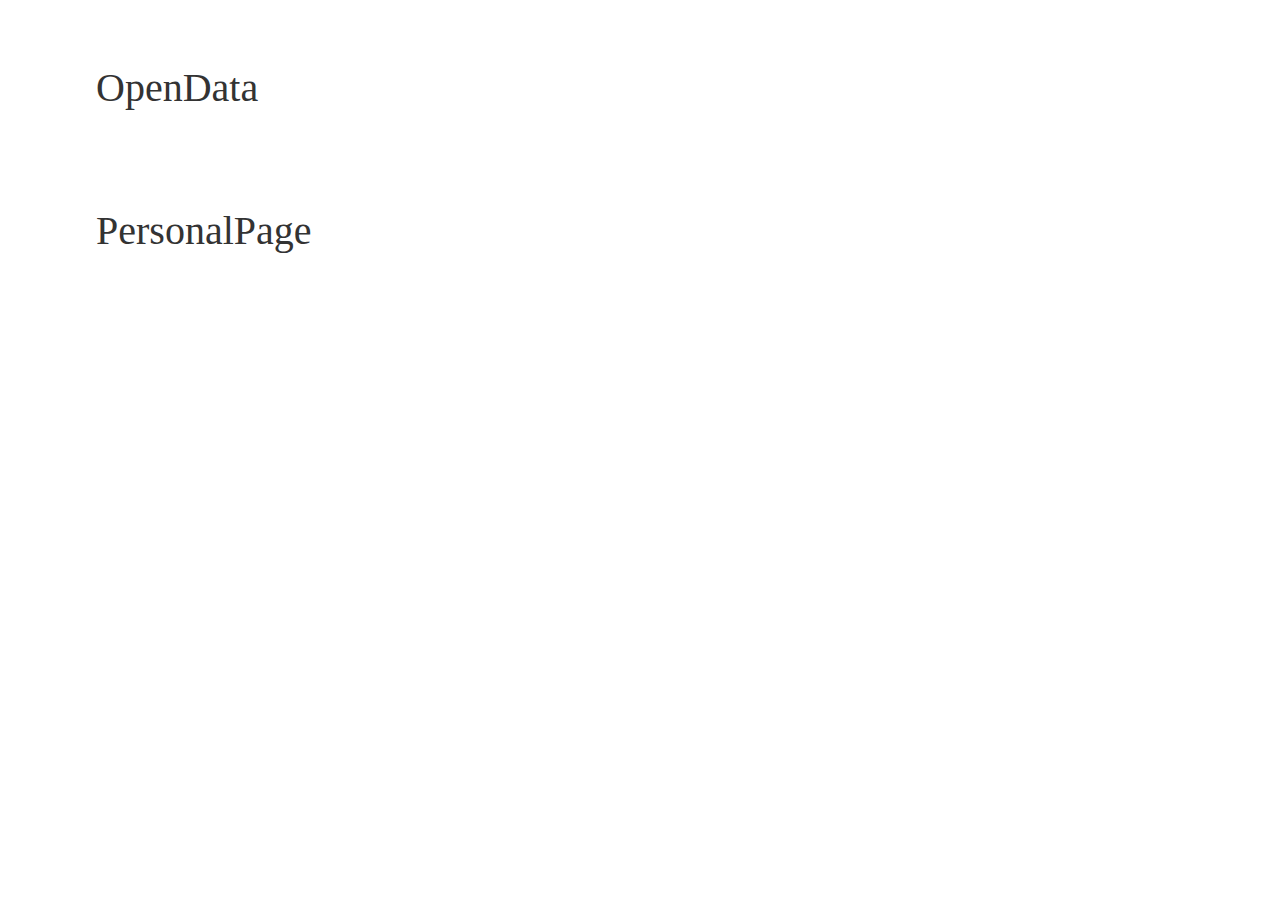
<file: index.html>
<!DOCTYPE html>
<html lang="en">
<head>
    <meta charset="UTF-8">
    <meta http-equiv="X-UA-Compatible" content="IE=edge">
    <meta name="viewport" content="width=device-width, initial-scale=1.0">
    <title>Document</title>
</head>
<body>
    <ul>
        <li>
            <a href="./opendata/test.html">OpenData</a>
        </li>

        <li>
            <a href="./personalpage/fossil/home.html">PersonalPage</a>
        </li>
    </ul>
</body>
<style>
    ul li{
        font-size: 40px;
        padding: 3rem;
        list-style: none;
    }
    ul li a{
        text-decoration: none;
        color: #333333;
    }
    ul li a:hover{
        color: rgb(204, 44, 44);
    }
</style>
</html>
</file>
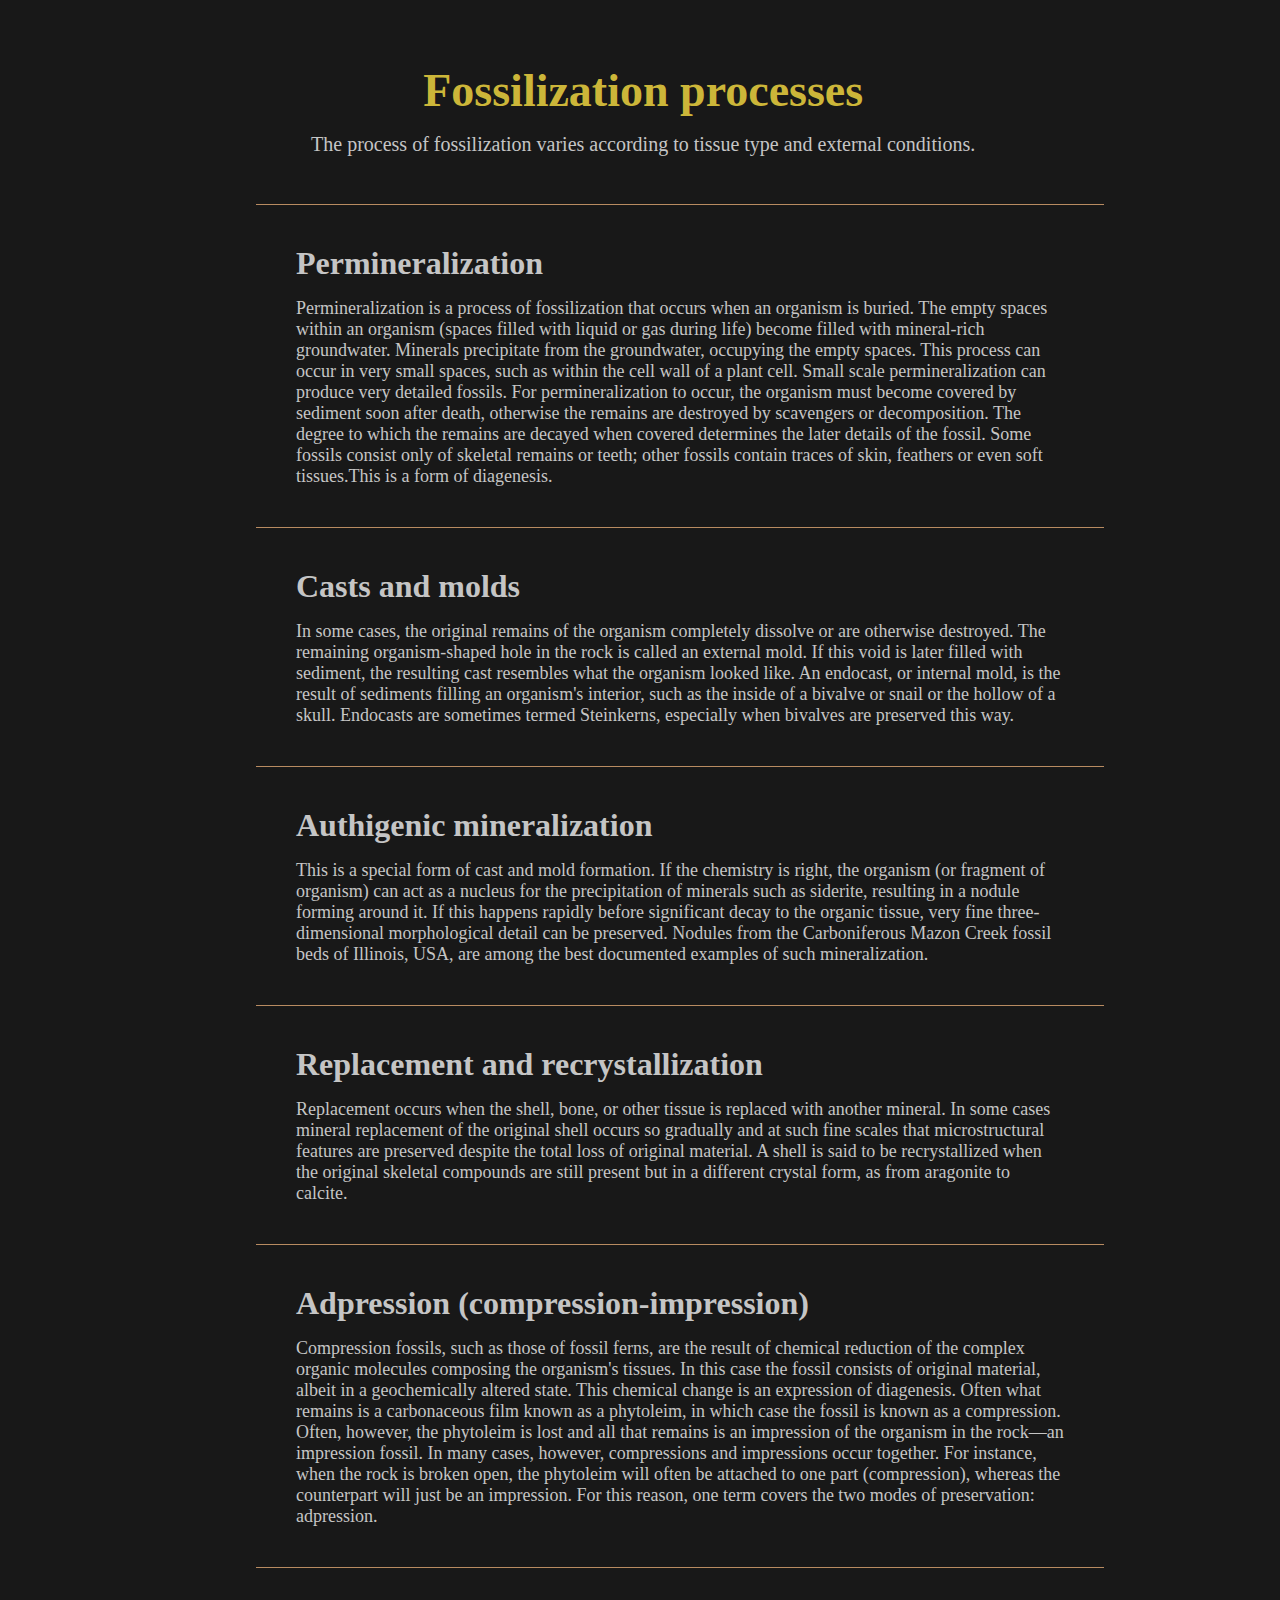
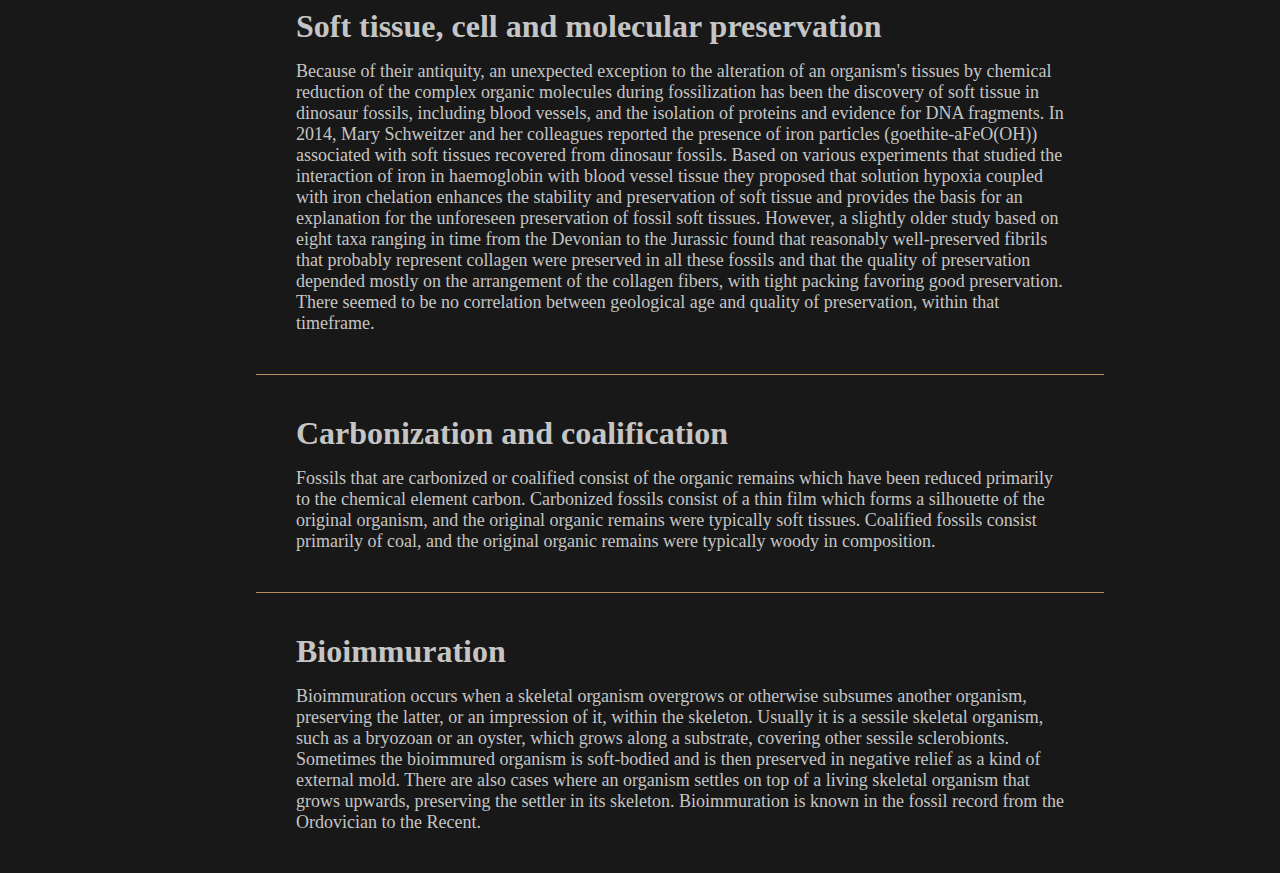
<file: personalpage/fossil/foss.html>
<!DOCTYPE html>
<html lang="en">
<head>
    <meta charset="UTF-8">
    <meta http-equiv="X-UA-Compatible" content="IE=edge">
    <meta name="viewport" content="width=device-width, initial-scale=1.0">
    <title>Document</title>
    <link rel="stylesheet" href="./css/intro.css">
    <link rel="stylesheet" href="https://pro.fontawesome.com/releases/v5.10.0/css/all.css" integrity="sha384-AYmEC3Yw5cVb3ZcuHtOA93w35dYTsvhLPVnYs9eStHfGJvOvKxVfELGroGkvsg+p" crossorigin="anonymous"/>
</head>
<body>
    <!-- return -->
    <div class="return">
        <a href="./home.html"><i class="fas fa-home-lg-alt"></i></a>
    </div>

    <!-- Title -->
    <div class="title">
        <h1>Fossilization processes</h1>
        <p>
        The process of fossilization varies according to tissue type and external conditions.
        </p>
    </div>

    <!-- content -->
    <div class="card">
        <h1>Permineralization</h1>
        <p>
        Permineralization is a process of fossilization that occurs when an organism is buried. The empty spaces within an organism (spaces filled with liquid or gas during life) become filled with mineral-rich groundwater. Minerals precipitate from the groundwater, occupying the empty spaces. This process can occur in very small spaces, such as within the cell wall of a plant cell. Small scale permineralization can produce very detailed fossils. For permineralization to occur, the organism must become covered by sediment soon after death, otherwise the remains are destroyed by scavengers or decomposition. The degree to which the remains are decayed when covered determines the later details of the fossil. Some fossils consist only of skeletal remains or teeth; other fossils contain traces of skin, feathers or even soft tissues.This is a form of diagenesis.
        </p>
    </div>
    <div class="card">
        <h1>Casts and molds</h1>
        <p>
            In some cases, the original remains of the organism completely dissolve or are otherwise destroyed. The remaining organism-shaped hole in the rock is called an external mold. If this void is later filled with sediment, the resulting cast resembles what the organism looked like. An endocast, or internal mold, is the result of sediments filling an organism's interior, such as the inside of a bivalve or snail or the hollow of a skull. Endocasts are sometimes termed Steinkerns, especially when bivalves are preserved this way.
        </p>
    </div>
    <div class="card">
        <h1>Authigenic mineralization</h1>
        <p>
            This is a special form of cast and mold formation. If the chemistry is right, the organism (or fragment of organism) can act as a nucleus for the precipitation of minerals such as siderite, resulting in a nodule forming around it. If this happens rapidly before significant decay to the organic tissue, very fine three-dimensional morphological detail can be preserved. Nodules from the Carboniferous Mazon Creek fossil beds of Illinois, USA, are among the best documented examples of such mineralization.
        </p>
    </div>
    <div class="card">
        <h1>Replacement and recrystallization</h1>
        <p>
            Replacement occurs when the shell, bone, or other tissue is replaced with another mineral. In some cases mineral replacement of the original shell occurs so gradually and at such fine scales that microstructural features are preserved despite the total loss of original material. A shell is said to be recrystallized when the original skeletal compounds are still present but in a different crystal form, as from aragonite to calcite.
        </p>
    </div>
    <div class="card">
        <h1>Adpression (compression-impression)</h1>
        <p>
            Compression fossils, such as those of fossil ferns, are the result of chemical reduction of the complex organic molecules composing the organism's tissues. In this case the fossil consists of original material, albeit in a geochemically altered state. This chemical change is an expression of diagenesis. Often what remains is a carbonaceous film known as a phytoleim, in which case the fossil is known as a compression. Often, however, the phytoleim is lost and all that remains is an impression of the organism in the rock—an impression fossil. In many cases, however, compressions and impressions occur together. For instance, when the rock is broken open, the phytoleim will often be attached to one part (compression), whereas the counterpart will just be an impression. For this reason, one term covers the two modes of preservation: adpression.
        </p>
    </div>
    <div class="card">
        <h1>Soft tissue, cell and molecular preservation</h1>
        <p>
            Because of their antiquity, an unexpected exception to the alteration of an organism's tissues by chemical reduction of the complex organic molecules during fossilization has been the discovery of soft tissue in dinosaur fossils, including blood vessels, and the isolation of proteins and evidence for DNA fragments. In 2014, Mary Schweitzer and her colleagues reported the presence of iron particles (goethite-aFeO(OH)) associated with soft tissues recovered from dinosaur fossils. Based on various experiments that studied the interaction of iron in haemoglobin with blood vessel tissue they proposed that solution hypoxia coupled with iron chelation enhances the stability and preservation of soft tissue and provides the basis for an explanation for the unforeseen preservation of fossil soft tissues. However, a slightly older study based on eight taxa ranging in time from the Devonian to the Jurassic found that reasonably well-preserved fibrils that probably represent collagen were preserved in all these fossils and that the quality of preservation depended mostly on the arrangement of the collagen fibers, with tight packing favoring good preservation. There seemed to be no correlation between geological age and quality of preservation, within that timeframe.
        </p>
    </div>
    <div class="card">
        <h1>Carbonization and coalification</h1>
        <p>
            Fossils that are carbonized or coalified consist of the organic remains which have been reduced primarily to the chemical element carbon. Carbonized fossils consist of a thin film which forms a silhouette of the original organism, and the original organic remains were typically soft tissues. Coalified fossils consist primarily of coal, and the original organic remains were typically woody in composition.
        </p>
    </div>
    <div class="card">
        <h1>Bioimmuration</h1>
        <p>
            Bioimmuration occurs when a skeletal organism overgrows or otherwise subsumes another organism, preserving the latter, or an impression of it, within the skeleton. Usually it is a sessile skeletal organism, such as a bryozoan or an oyster, which grows along a substrate, covering other sessile sclerobionts. Sometimes the bioimmured organism is soft-bodied and is then preserved in negative relief as a kind of external mold. There are also cases where an organism settles on top of a living skeletal organism that grows upwards, preserving the settler in its skeleton. Bioimmuration is known in the fossil record from the Ordovician to the Recent.
        </p>
    </div>
</body>
</html>
</file>
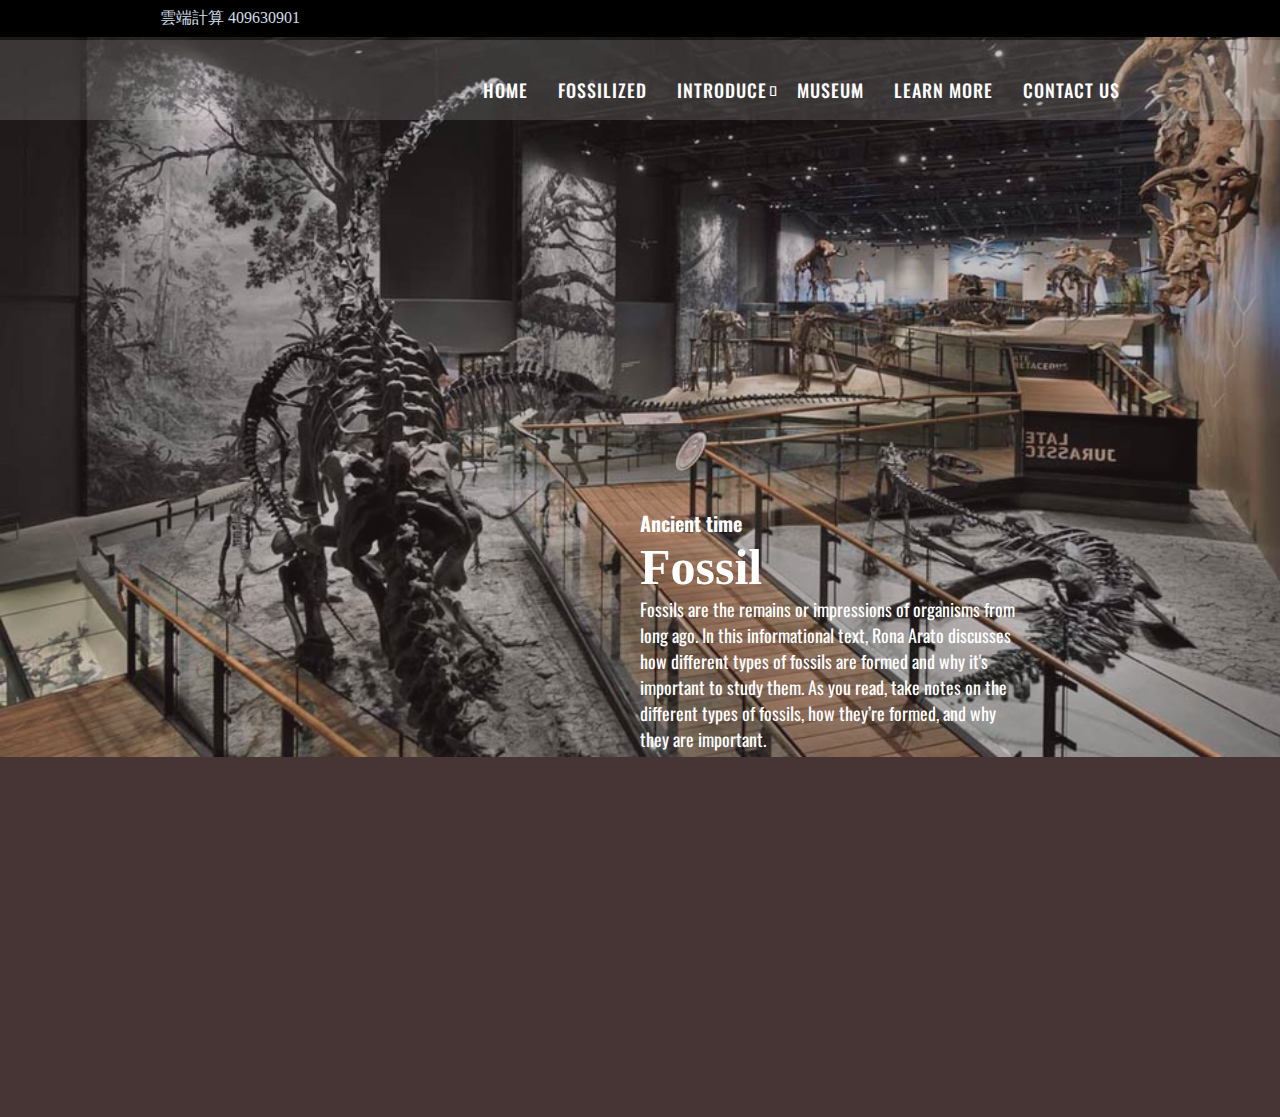
<file: personalpage/fossil/home.html>
<!DOCTYPE html>
<html lang="en">
<head>
    <meta charset="UTF-8">
    <meta http-equiv="X-UA-Compatible" content="IE=edge">
    <meta name="viewport" content="width=device-width, initial-scale=1.0">
    <title>Document</title>
    <link rel="stylesheet" href="./css/home.css">
    <link rel="preconnect" href="https://fonts.googleapis.com">
<link rel="preconnect" href="https://fonts.gstatic.com" crossorigin>
<link href="https://fonts.googleapis.com/css2?family=Oswald&display=swap" rel="stylesheet">
</head>
<body>
    <!-- sign -->
    <div class="sign">
        <div class="row">
            <div class="text">
                <p> 雲端計算 409630901</p>
            </div>
        </div>
    </div>

    <!-- menu -->
    <header class="header-area header-sticky">
        <div class="container">
            <div class="row">
                <div class="col-12">
                    <nav class="main-nav">
                        <ul class="nav">
                            <li class="scroll-to-section"><a href="#top" class="active">Home</a></li>
                            <li><a href="./foss.html">Fossilized</a></li>
                            <li class="has-sub">
                                <a href="./intro.html">Introduce</a>
                                <ul class="sub-menu">
                                    <li><a href="./intro.html#Cenozoic">Cenozoic</a></li>
                                    <li><a href="./intro.html#Mesozoic">Mesozoic</a></li>
                                    <li><a href="./intro.html#Paleozoic">Paleozoic</a></li>
                                </ul>
                            </li>
                            <li class="scroll-to-section"><a href="./museum.html">Museum</a></li>
                            <li class="scroll-to-section"><a href="#courses">Learn more</a></li> 
                            <li class="scroll-to-section"><a href="#contact">Contact Us</a></li> 
                        </ul>        
                        <a class='menu-trigger'>
                            <span>Menu</span>
                        </a>
                    </nav>
                </div>
            </div>
        </div>
    </header>

    <!-- intro -->
    <section class="intro">
        <div class="container">
            <div class="image">
                <div class="black"></div>
                <img src="./img/2.jpg" alt="">
            </div>
        </div>
        <div class="text">
            <div class="row">
                <div class="word">
                    <h3>Ancient time</h3>
                    <h1>Fossil</h1>
                    <p>Fossils are the remains or impressions of organisms from long ago. In this informational text, Rona Arato discusses how different types of fossils are formed and why it's important to study them.
                        As you read, take notes on the different types of fossils, how they’re formed, and why they are important.</p>
                </div>
            </div>
        </div>
        <div></div>
    </section>

</body>
</html>
</file>
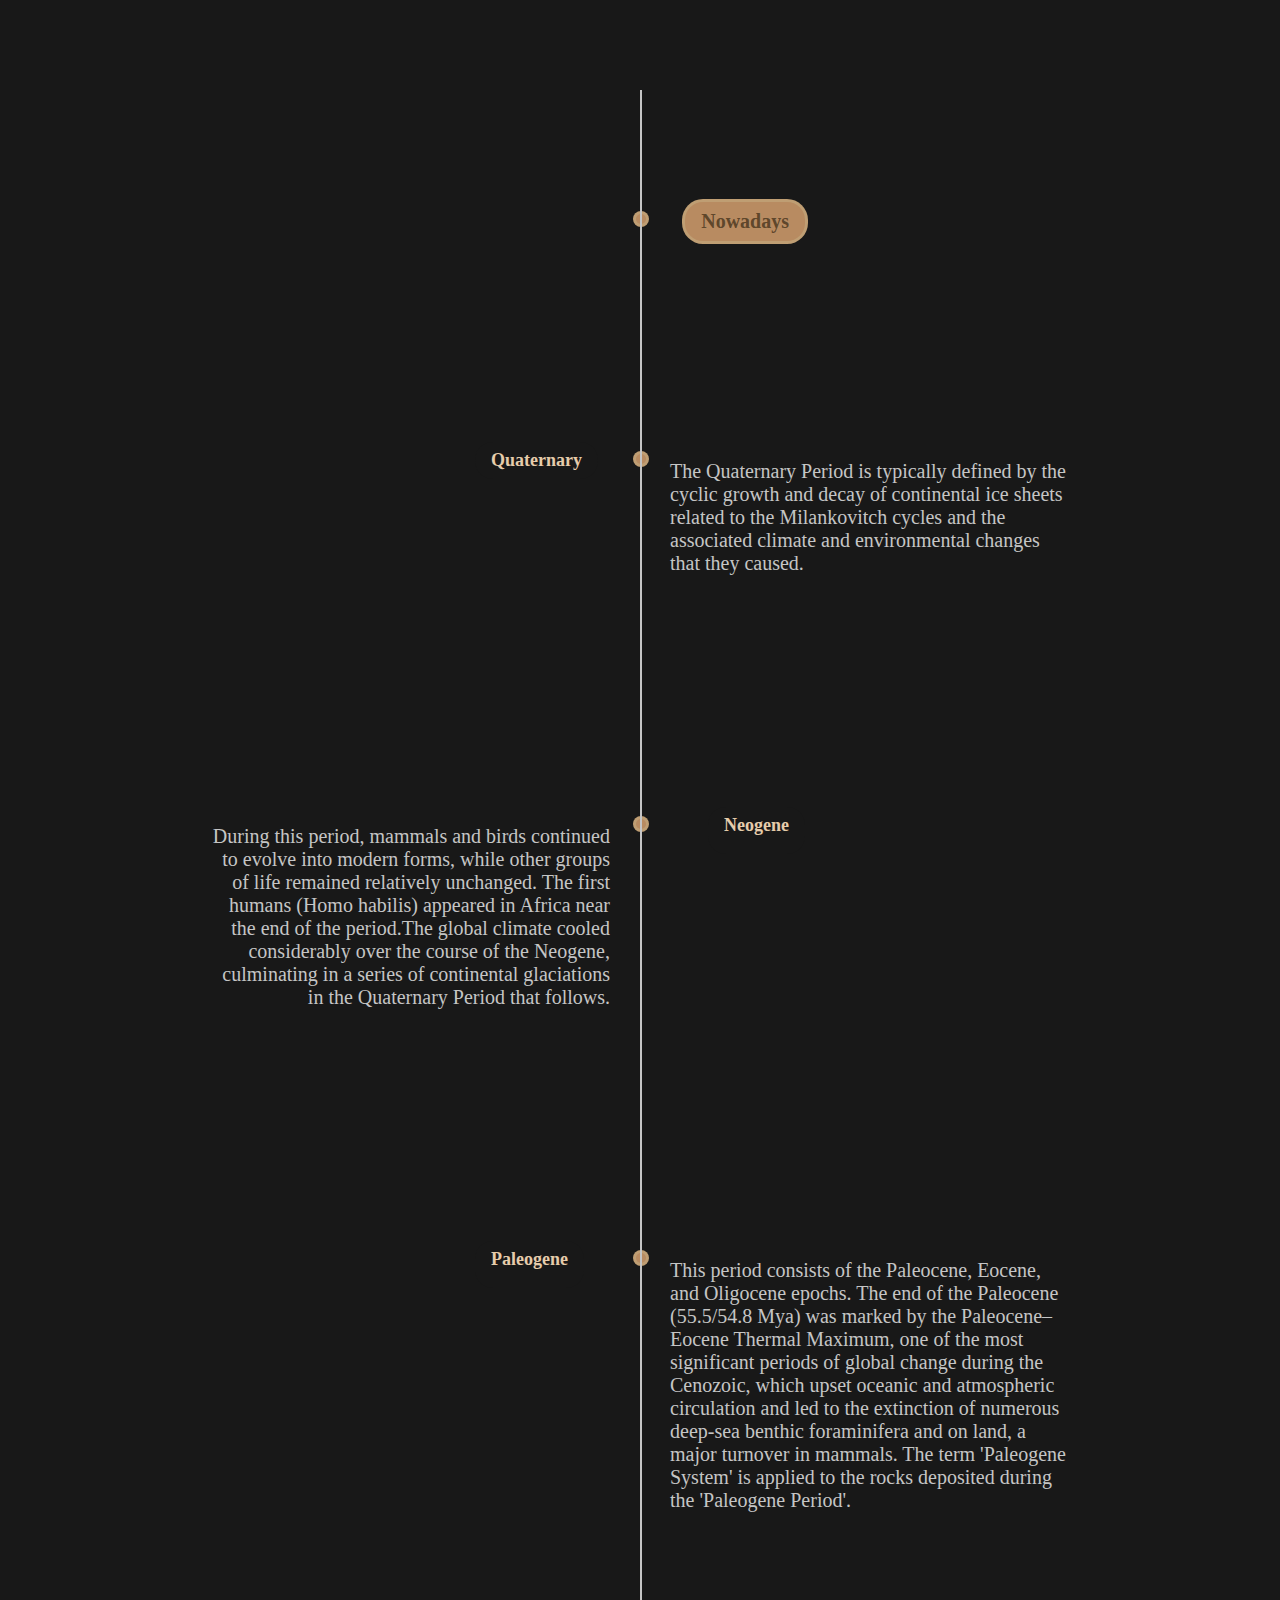
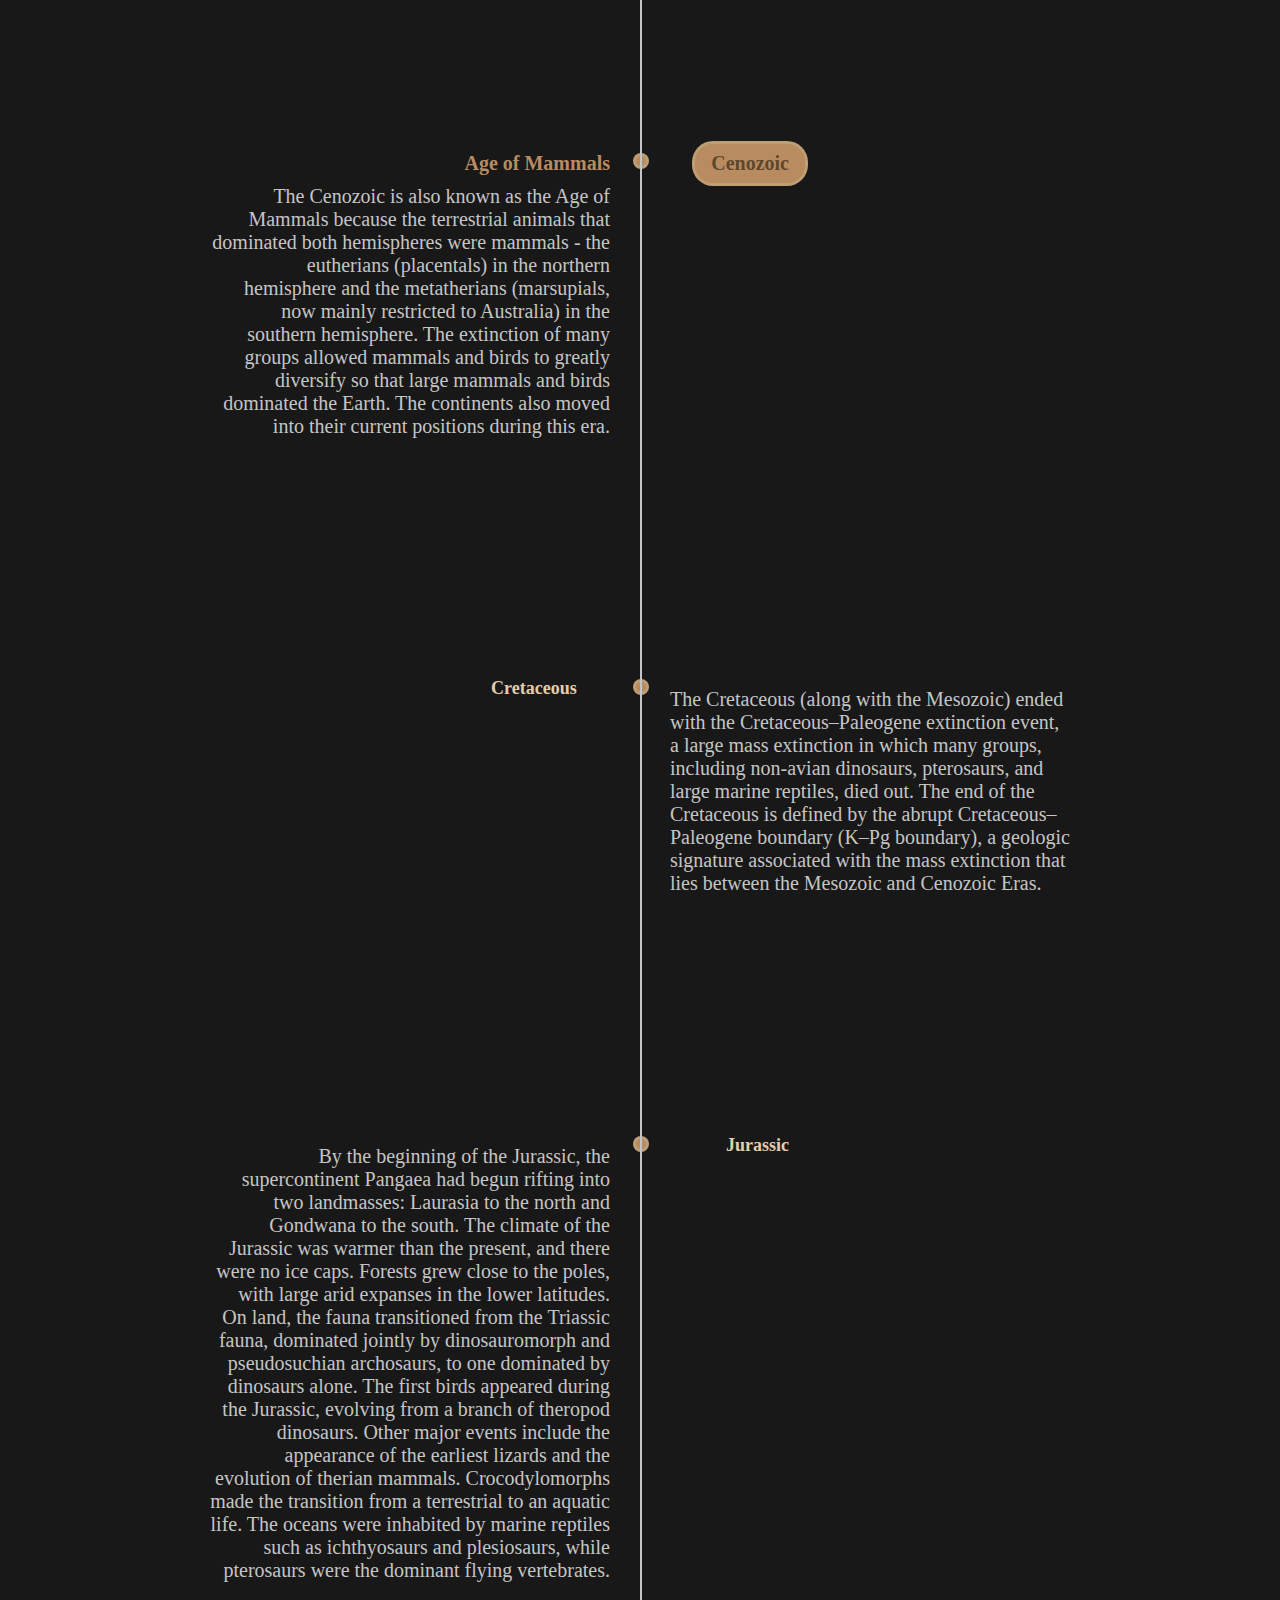
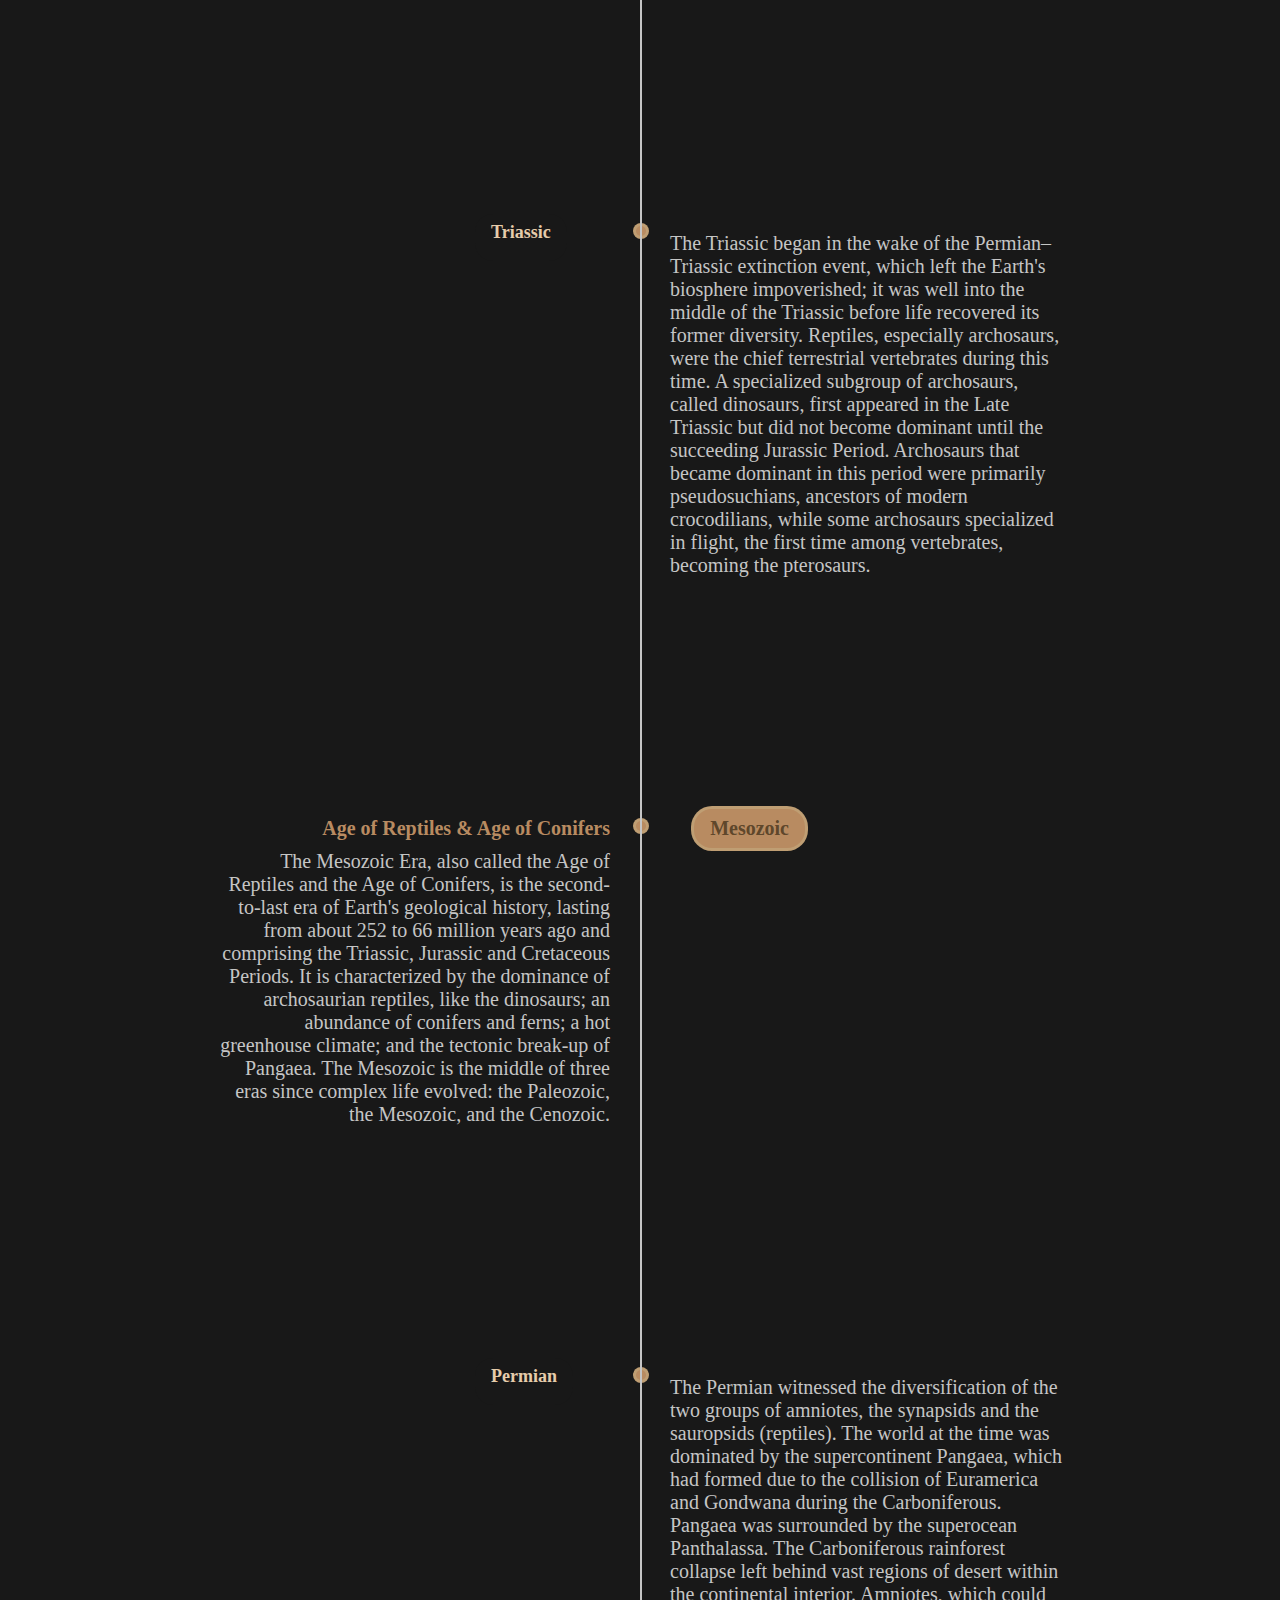
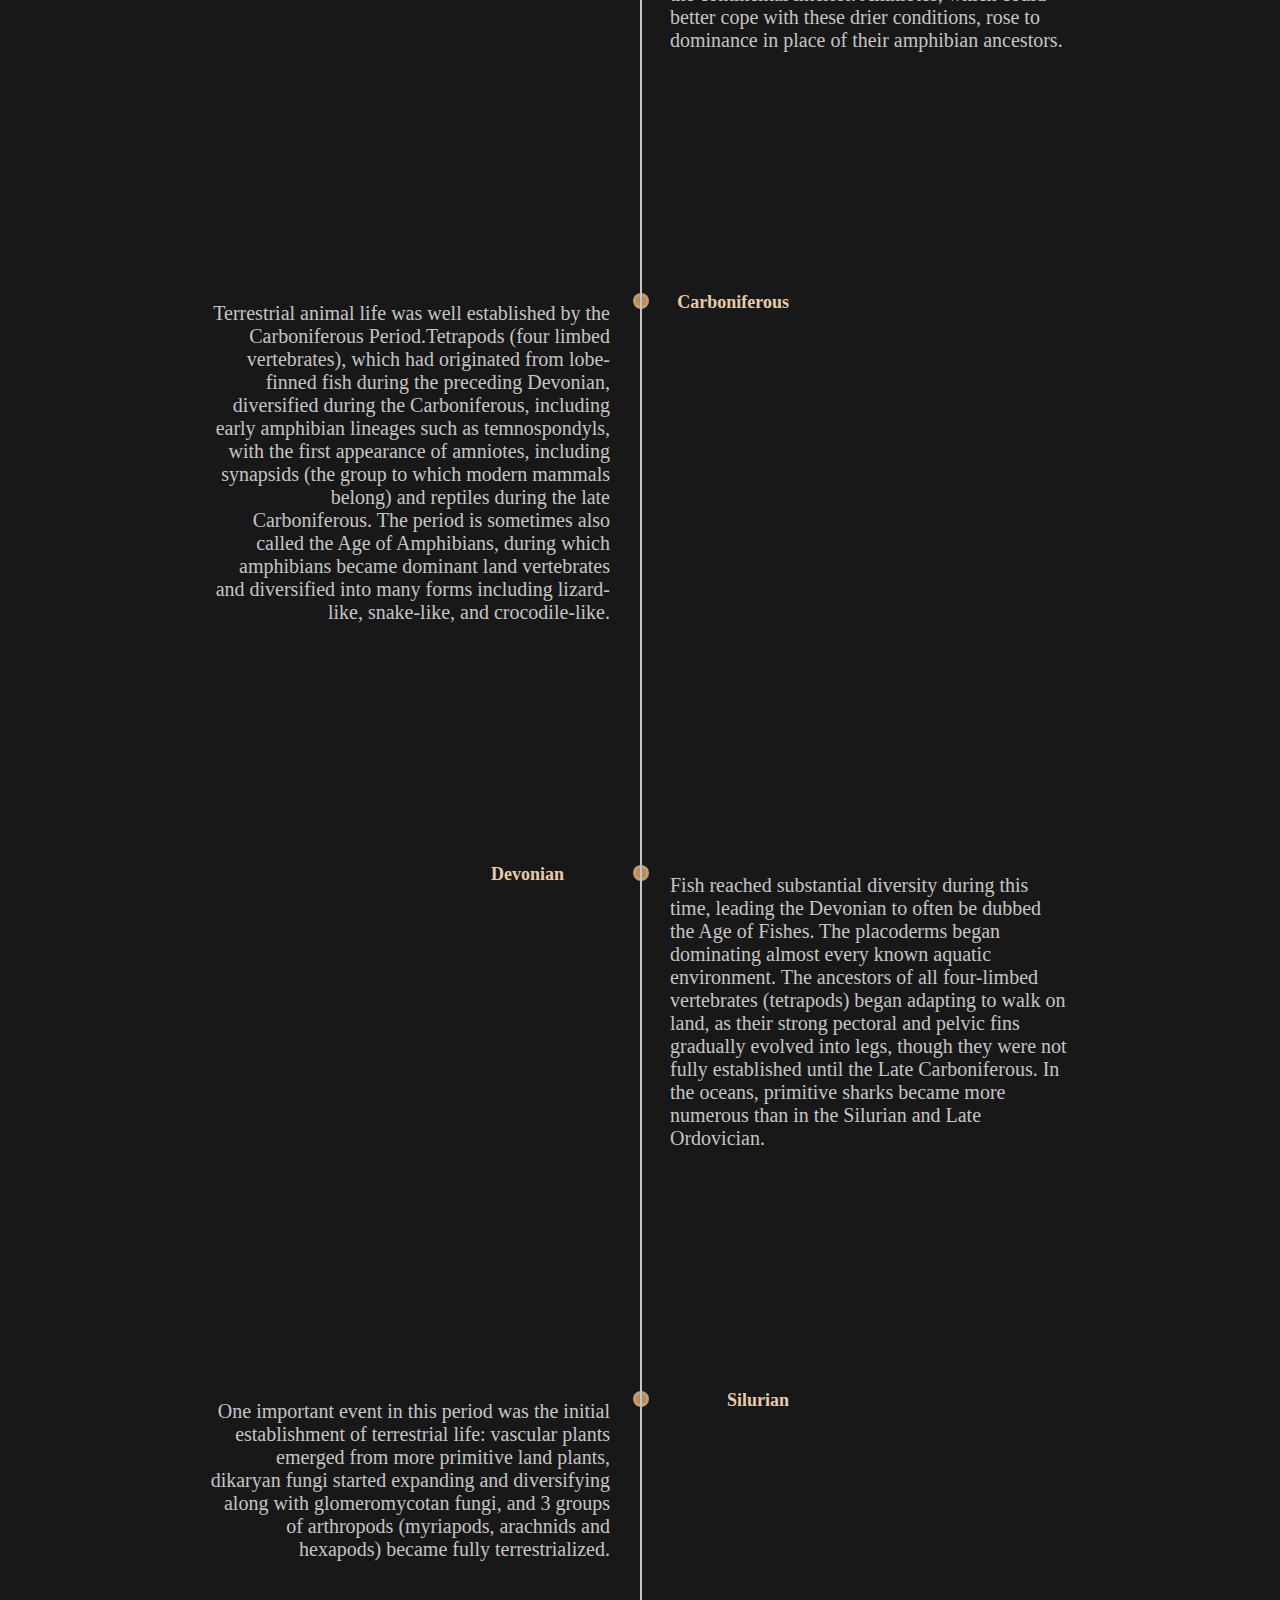
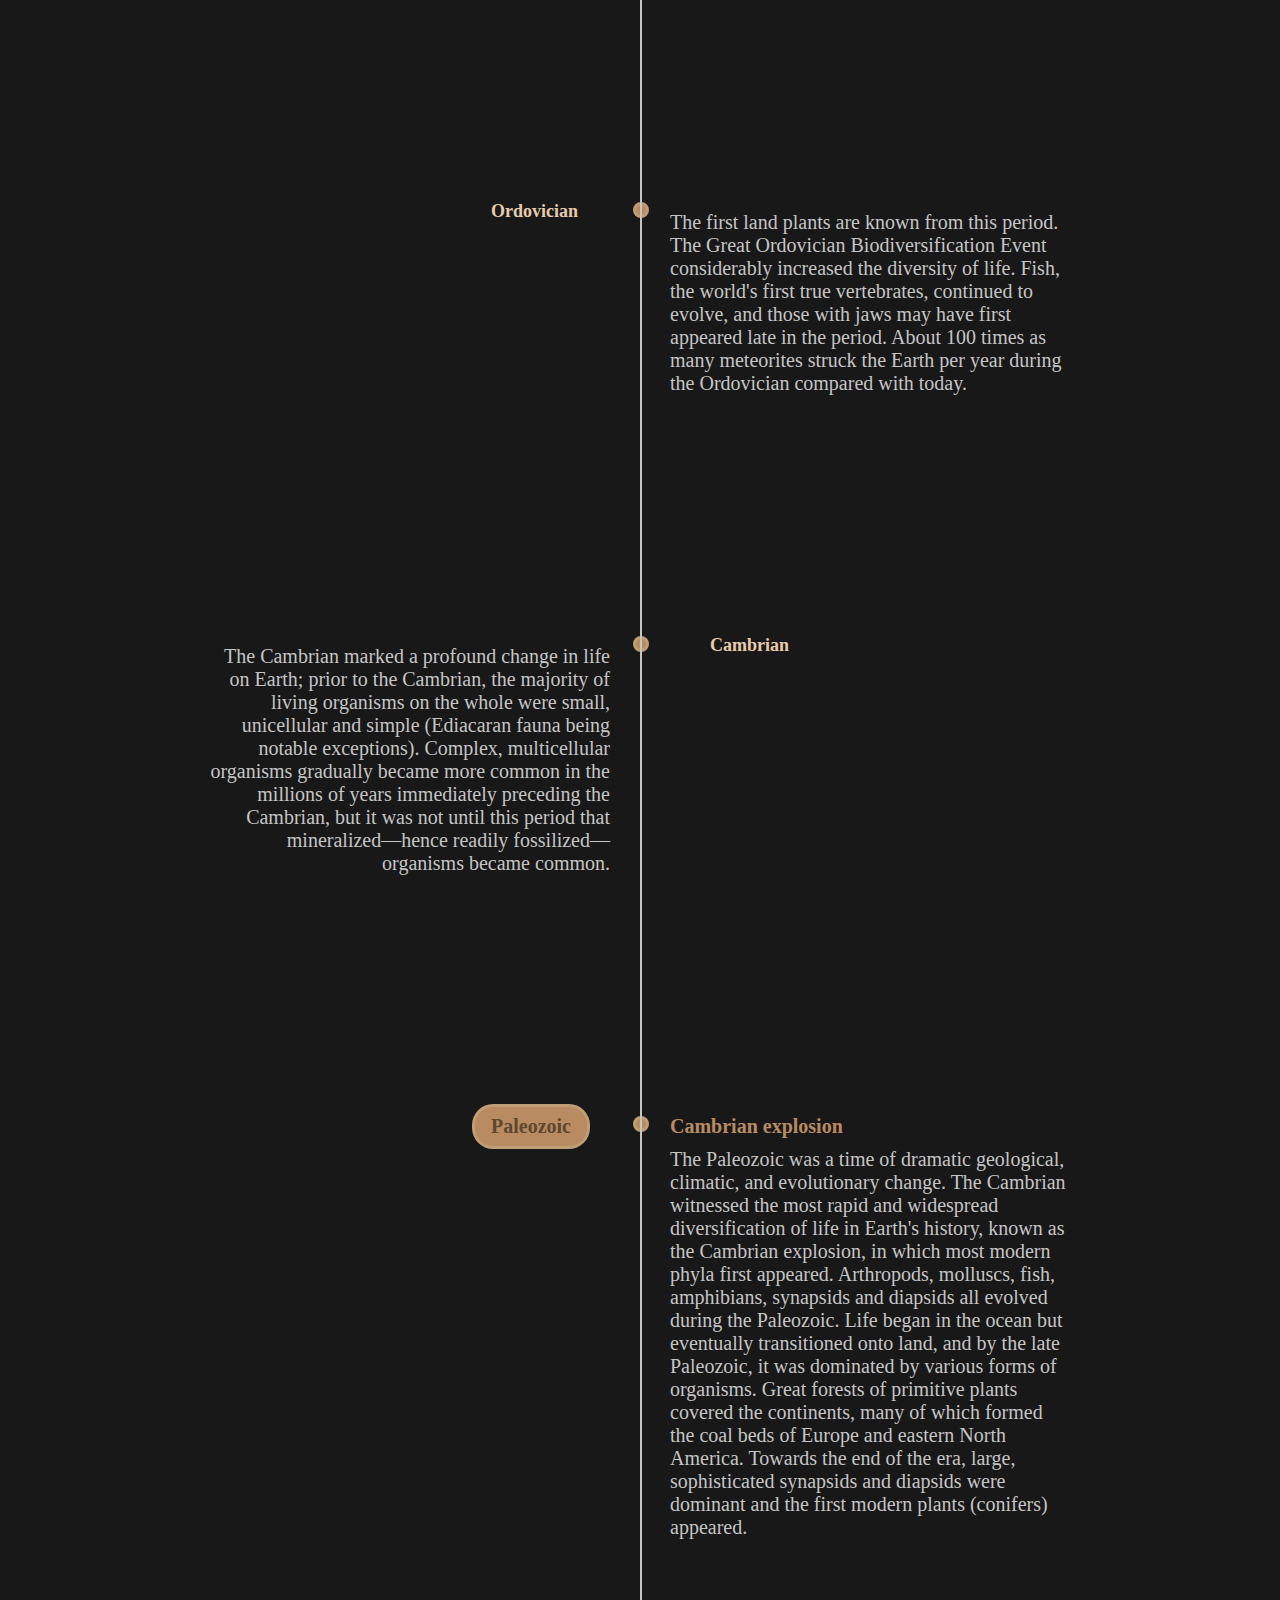
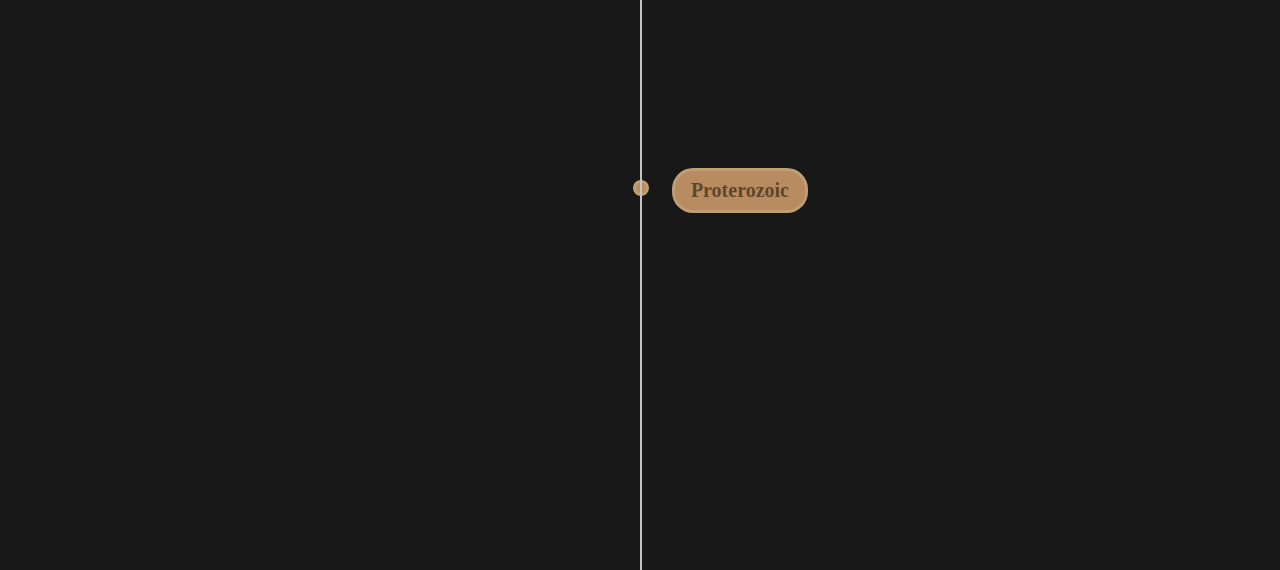
<file: personalpage/fossil/intro.html>
<!DOCTYPE html>
<html lang="en">
<head>
    <meta charset="UTF-8">
    <meta http-equiv="X-UA-Compatible" content="IE=edge">
    <meta name="viewport" content="width=device-width, initial-scale=1.0">
    <link rel="stylesheet" href="./css/intro.css">
    <link rel="stylesheet" href="https://pro.fontawesome.com/releases/v5.10.0/css/all.css" integrity="sha384-AYmEC3Yw5cVb3ZcuHtOA93w35dYTsvhLPVnYs9eStHfGJvOvKxVfELGroGkvsg+p" crossorigin="anonymous"/>
    <title>Document</title>
</head>
<body>

    <!-- return -->
    <div class="return">
        <a href="./home.html"><i class="fas fa-home-lg-alt"></i></a>
    </div>
    
    <!-- fossil -->
        <div class="timeline">
            <ul>
                <li>
                    <div class="time">
                        <h4>Nowadays</h4>
                    </div>
                </li>

                <li>
                    <p>
                        The Quaternary Period is typically defined by the cyclic growth and decay of continental ice sheets related to the Milankovitch cycles and the associated climate and environmental changes that they caused.
                    </p>
                    <div class="subtime">
                        <h4>Quaternary</h4>
                    </div>
                </li>

                <li>
                    <p>
                        During this period, mammals and birds continued to evolve into modern forms, while other groups of life remained relatively unchanged. The first humans (Homo habilis) appeared in Africa near the end of the period.The global climate cooled considerably over the course of the Neogene, culminating in a series of continental glaciations in the Quaternary Period that follows.
                    </p>
                    <div class="subtime">
                        <h4>Neogene</h4>
                        <p></p>
                    </div>
                </li>

                <li>
                    <p>
                        This period consists of the Paleocene, Eocene, and Oligocene epochs. The end of the Paleocene (55.5/54.8 Mya) was marked by the Paleocene–Eocene Thermal Maximum, one of the most significant periods of global change during the Cenozoic, which upset oceanic and atmospheric circulation and led to the extinction of numerous deep-sea benthic foraminifera and on land, a major turnover in mammals. The term 'Paleogene System' is applied to the rocks deposited during the 'Paleogene Period'.
                    </p>
                    <div class="subtime">
                        <h4>Paleogene</h4>
                        <p></p>
                    </div>
                </li>

                <li>
                    <div class="content">
                        <h3>Age of Mammals</h3>
                        <p>
                            The Cenozoic is also known as the Age of Mammals because the terrestrial animals that dominated both hemispheres were mammals - the eutherians (placentals) in the northern hemisphere and the metatherians (marsupials, now mainly restricted to Australia) in the southern hemisphere. 
                            The extinction of many groups allowed mammals and birds to greatly diversify so that large mammals and birds dominated the Earth. The continents also moved into their current positions during this era.
                        </p>
                    </div>     
                    <div class="time" id="Cenozoic">
                        <h4>Cenozoic</h4>
                    </div>
                </li>

                <li>
                    <p>
                        The Cretaceous (along with the Mesozoic) ended with the Cretaceous–Paleogene extinction event, a large mass extinction in which many groups, including non-avian dinosaurs, pterosaurs, and large marine reptiles, died out. The end of the Cretaceous is defined by the abrupt Cretaceous–Paleogene boundary (K–Pg boundary), a geologic signature associated with the mass extinction that lies between the Mesozoic and Cenozoic Eras.
                    </p>
                    <div class="subtime">
                        <h4>Cretaceous</h4>
                        <p></p>
                    </div>
                </li>

                <li>
                    <p>
                        By the beginning of the Jurassic, the supercontinent Pangaea had begun rifting into two landmasses: Laurasia to the north and Gondwana to the south. The climate of the Jurassic was warmer than the present, and there were no ice caps. Forests grew close to the poles, with large arid expanses in the lower latitudes.
                        On land, the fauna transitioned from the Triassic fauna, dominated jointly by dinosauromorph and pseudosuchian archosaurs, to one dominated by dinosaurs alone. The first birds appeared during the Jurassic, evolving from a branch of theropod dinosaurs. Other major events include the appearance of the earliest lizards and the evolution of therian mammals. Crocodylomorphs made the transition from a terrestrial to an aquatic life. The oceans were inhabited by marine reptiles such as ichthyosaurs and plesiosaurs, while pterosaurs were the dominant flying vertebrates.
                    </p>
                    <div class="subtime">
                        <h4>Jurassic</h4>
                        <p></p>
                    </div>
                </li>

                <li>
                    <p>
                        The Triassic began in the wake of the Permian–Triassic extinction event, which left the Earth's biosphere impoverished; it was well into the middle of the Triassic before life recovered its former diversity. Reptiles, especially archosaurs, were the chief terrestrial vertebrates during this time. A specialized subgroup of archosaurs, called dinosaurs, first appeared in the Late Triassic but did not become dominant until the succeeding Jurassic Period. Archosaurs that became dominant in this period were primarily pseudosuchians, ancestors of modern crocodilians, while some archosaurs specialized in flight, the first time among vertebrates, becoming the pterosaurs.
                    </p>
                    <div class="subtime">
                        <h4>Triassic</h4>
                        <p></p>
                    </div>
                </li>

                <li>
                    <div class="content">
                        <h3> Age of Reptiles & Age of Conifers</h3>
                        <p>
                            The Mesozoic Era, also called the Age of Reptiles and the Age of Conifers, is the second-to-last era of Earth's geological history, lasting from about 252 to 66 million years ago and comprising the Triassic, Jurassic and Cretaceous Periods. It is characterized by the dominance of archosaurian reptiles, like the dinosaurs; an abundance of conifers and ferns; a hot greenhouse climate; and the tectonic break-up of Pangaea. The Mesozoic is the middle of three eras since complex life evolved: the Paleozoic, the Mesozoic, and the Cenozoic.
                        </p>
                    </div>
                    <div class="time" id="Mesozoic">
                        <h4>Mesozoic</h4>
                    </div>
                </li>

                <li>
                    <p>
                        The Permian witnessed the diversification of the two groups of amniotes, the synapsids and the sauropsids (reptiles). The world at the time was dominated by the supercontinent Pangaea, which had formed due to the collision of Euramerica and Gondwana during the Carboniferous. Pangaea was surrounded by the superocean Panthalassa. The Carboniferous rainforest collapse left behind vast regions of desert within the continental interior. Amniotes, which could better cope with these drier conditions, rose to dominance in place of their amphibian ancestors.
                    </p>
                    <div class="subtime">
                        <h4>Permian</h4>
                        <p></p>
                    </div>
                </li>

                <li>
                    <p>
                        Terrestrial animal life was well established by the Carboniferous Period.Tetrapods (four limbed vertebrates), which had originated from lobe-finned fish during the preceding Devonian, diversified during the Carboniferous, including early amphibian lineages such as temnospondyls, with the first appearance of amniotes, including synapsids (the group to which modern mammals belong) and reptiles during the late Carboniferous. The period is sometimes also called the Age of Amphibians, during which amphibians became dominant land vertebrates and diversified into many forms including lizard-like, snake-like, and crocodile-like.
                    </p>
                    <div class="subtime">
                        <h4>Carboniferous</h4>
                        <p></p>
                    </div>
                </li>

                <li>
                    <p>
                        Fish reached substantial diversity during this time, leading the Devonian to often be dubbed the Age of Fishes. The placoderms began dominating almost every known aquatic environment. The ancestors of all four-limbed vertebrates (tetrapods) began adapting to walk on land, as their strong pectoral and pelvic fins gradually evolved into legs, though they were not fully established until the Late Carboniferous. In the oceans, primitive sharks became more numerous than in the Silurian and Late Ordovician.
                    </p>
                    <div class="subtime">
                        <h4>Devonian</h4>
                        <p></p>
                    </div>
                </li>

                <li>
                    <p>
                        One important event in this period was the initial establishment of terrestrial life: vascular plants emerged from more primitive land plants, dikaryan fungi started expanding and diversifying along with glomeromycotan fungi, and 3 groups of arthropods (myriapods, arachnids and hexapods) became fully terrestrialized.
                    </p>
                    <div class="subtime">
                        <h4>Silurian</h4>
                        <p></p>
                    </div>
                </li>

                <li>
                    <p>
                        The first land plants are known from this period. The Great Ordovician Biodiversification Event considerably increased the diversity of life. Fish, the world's first true vertebrates, continued to evolve, and those with jaws may have first appeared late in the period. About 100 times as many meteorites struck the Earth per year during the Ordovician compared with today.
                    </p>
                    <div class="subtime">
                        <h4>Ordovician</h4>
                        <p></p>
                    </div>
                </li>

                <li>
                    <p>
                        The Cambrian marked a profound change in life on Earth; prior to the Cambrian, the majority of living organisms on the whole were small, unicellular and simple (Ediacaran fauna being notable exceptions). Complex, multicellular organisms gradually became more common in the millions of years immediately preceding the Cambrian, but it was not until this period that mineralized—hence readily fossilized—organisms became common.
                    </p>
                    <div class="subtime">
                        <h4>Cambrian</h4>
                        <p></p>
                    </div>
                </li>

                <li>
                    <div class="content">
                        <h3>Cambrian explosion</h3>
                        <p>
                            The Paleozoic was a time of dramatic geological, climatic, and evolutionary change. The Cambrian witnessed the most rapid and widespread diversification of life in Earth's history, known as the Cambrian explosion, in which most modern phyla first appeared. Arthropods, molluscs, fish, amphibians, synapsids and diapsids all evolved during the Paleozoic. Life began in the ocean but eventually transitioned onto land, and by the late Paleozoic, it was dominated by various forms of organisms. Great forests of primitive plants covered the continents, many of which formed the coal beds of Europe and eastern North America. Towards the end of the era, large, sophisticated synapsids and diapsids were dominant and the first modern plants (conifers) appeared.
                        </p>
                    </div>
                    <div class="time" id="Paleozoic">
                        <h4>Paleozoic</h4>
                    </div>
                </li>

                <li>
                    <div class="content">
                        <h3></h3>
                        <p></p>
                    </div>
                    <div class="time">
                        <h4>Proterozoic</h4>
                    </div>
                </li>
            </ul>
        </div>
</body>
</html>
</file>
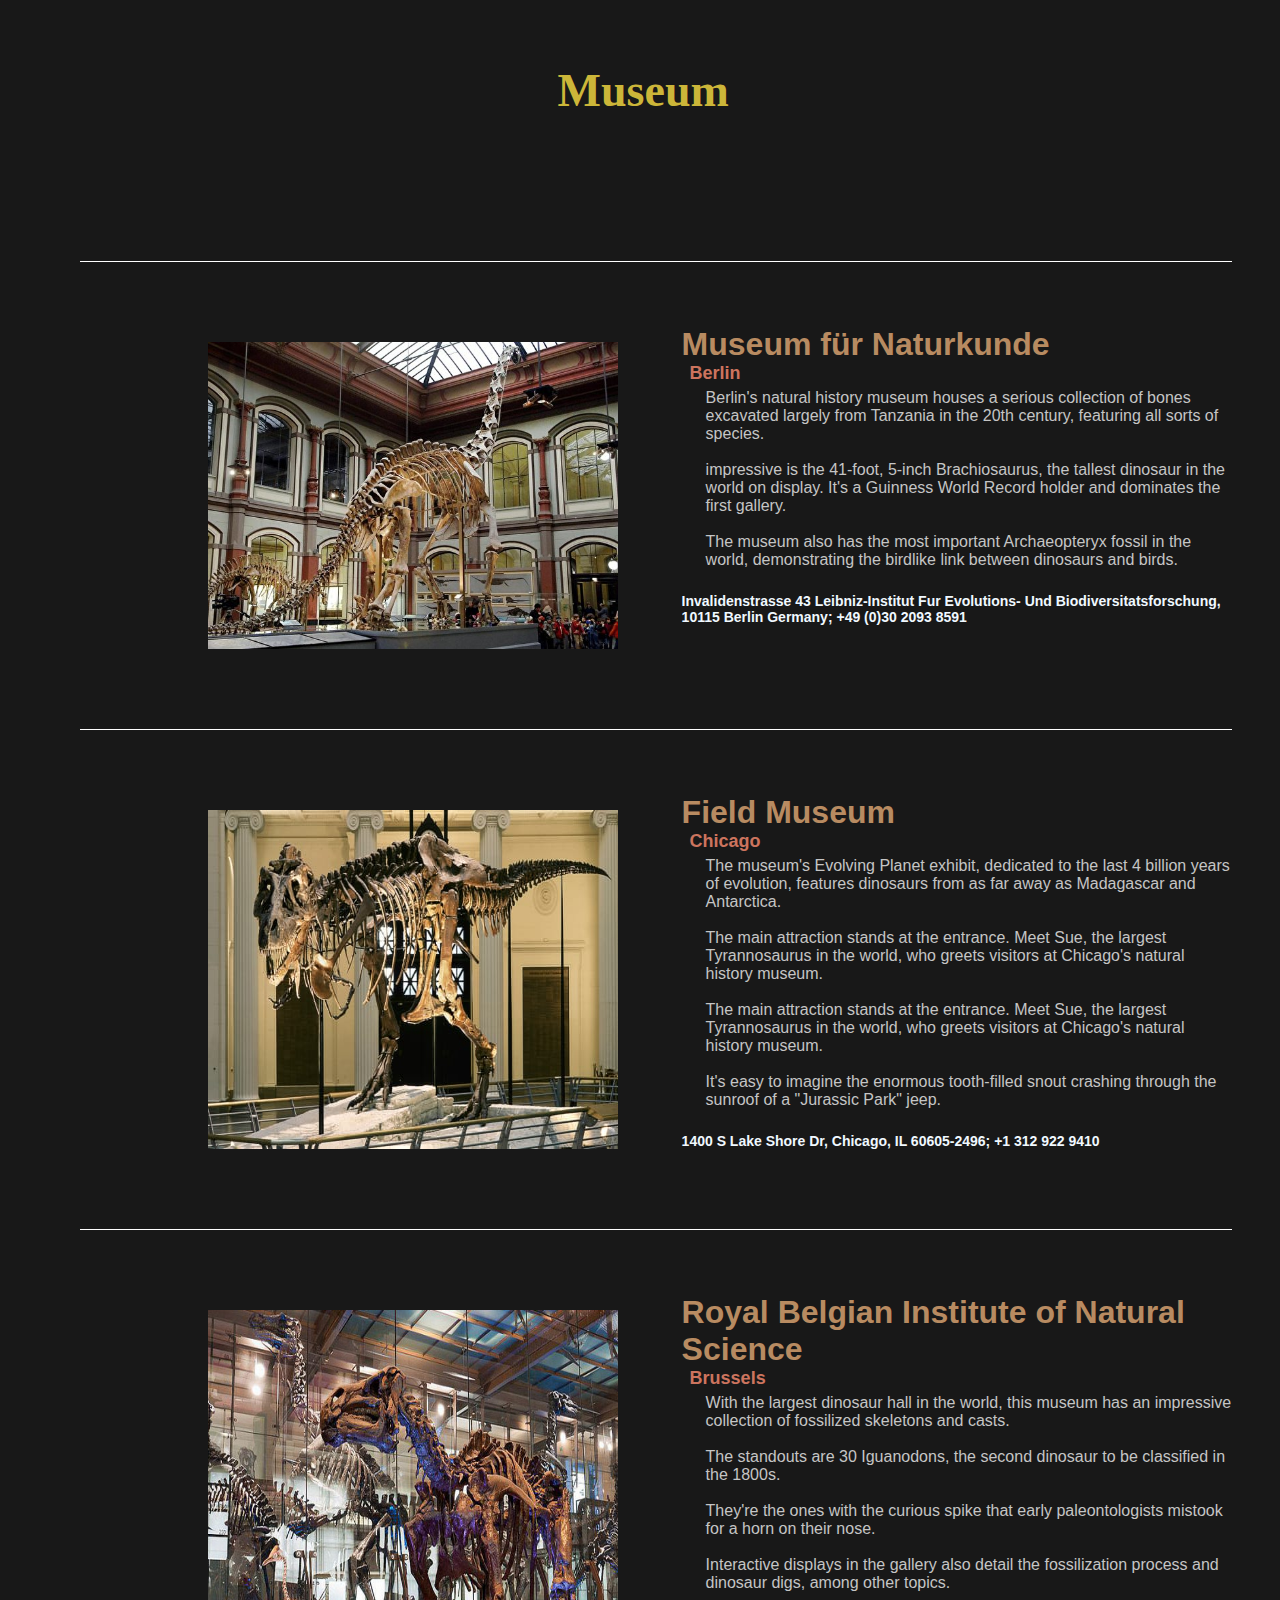
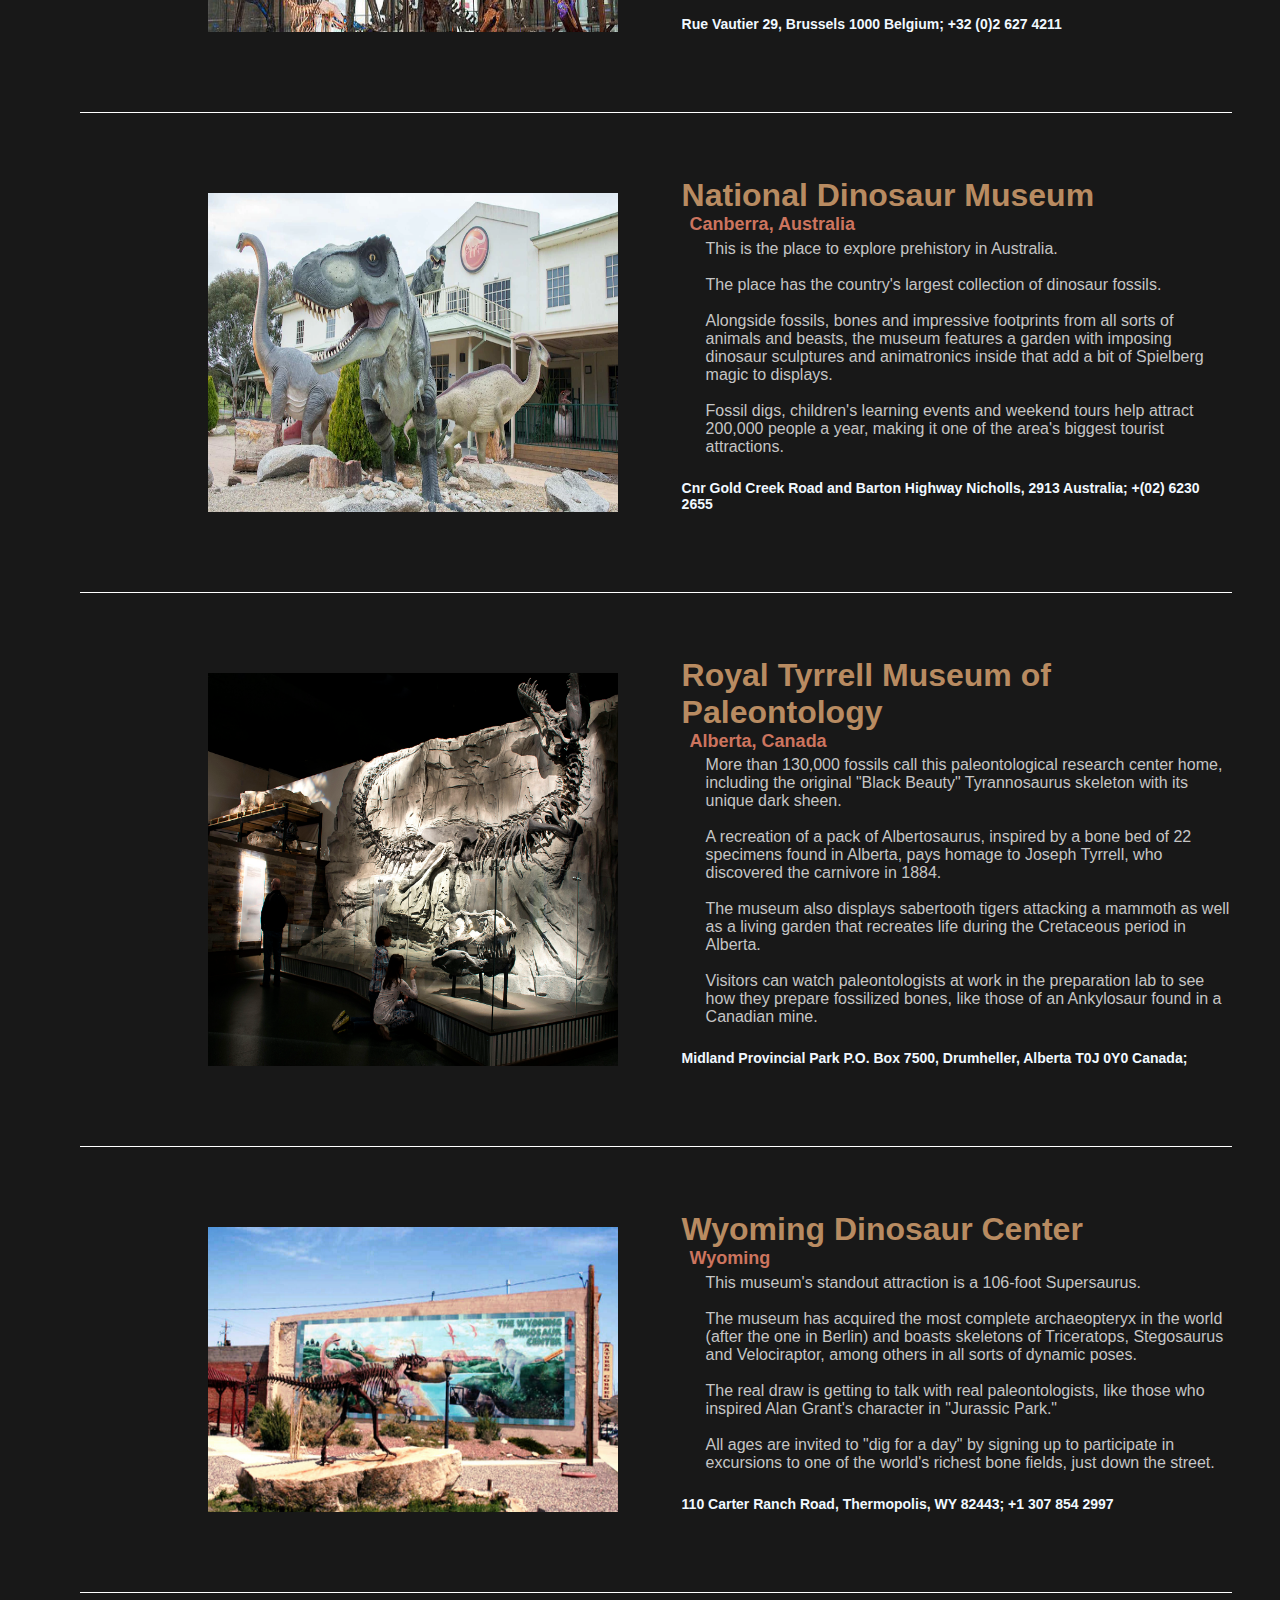
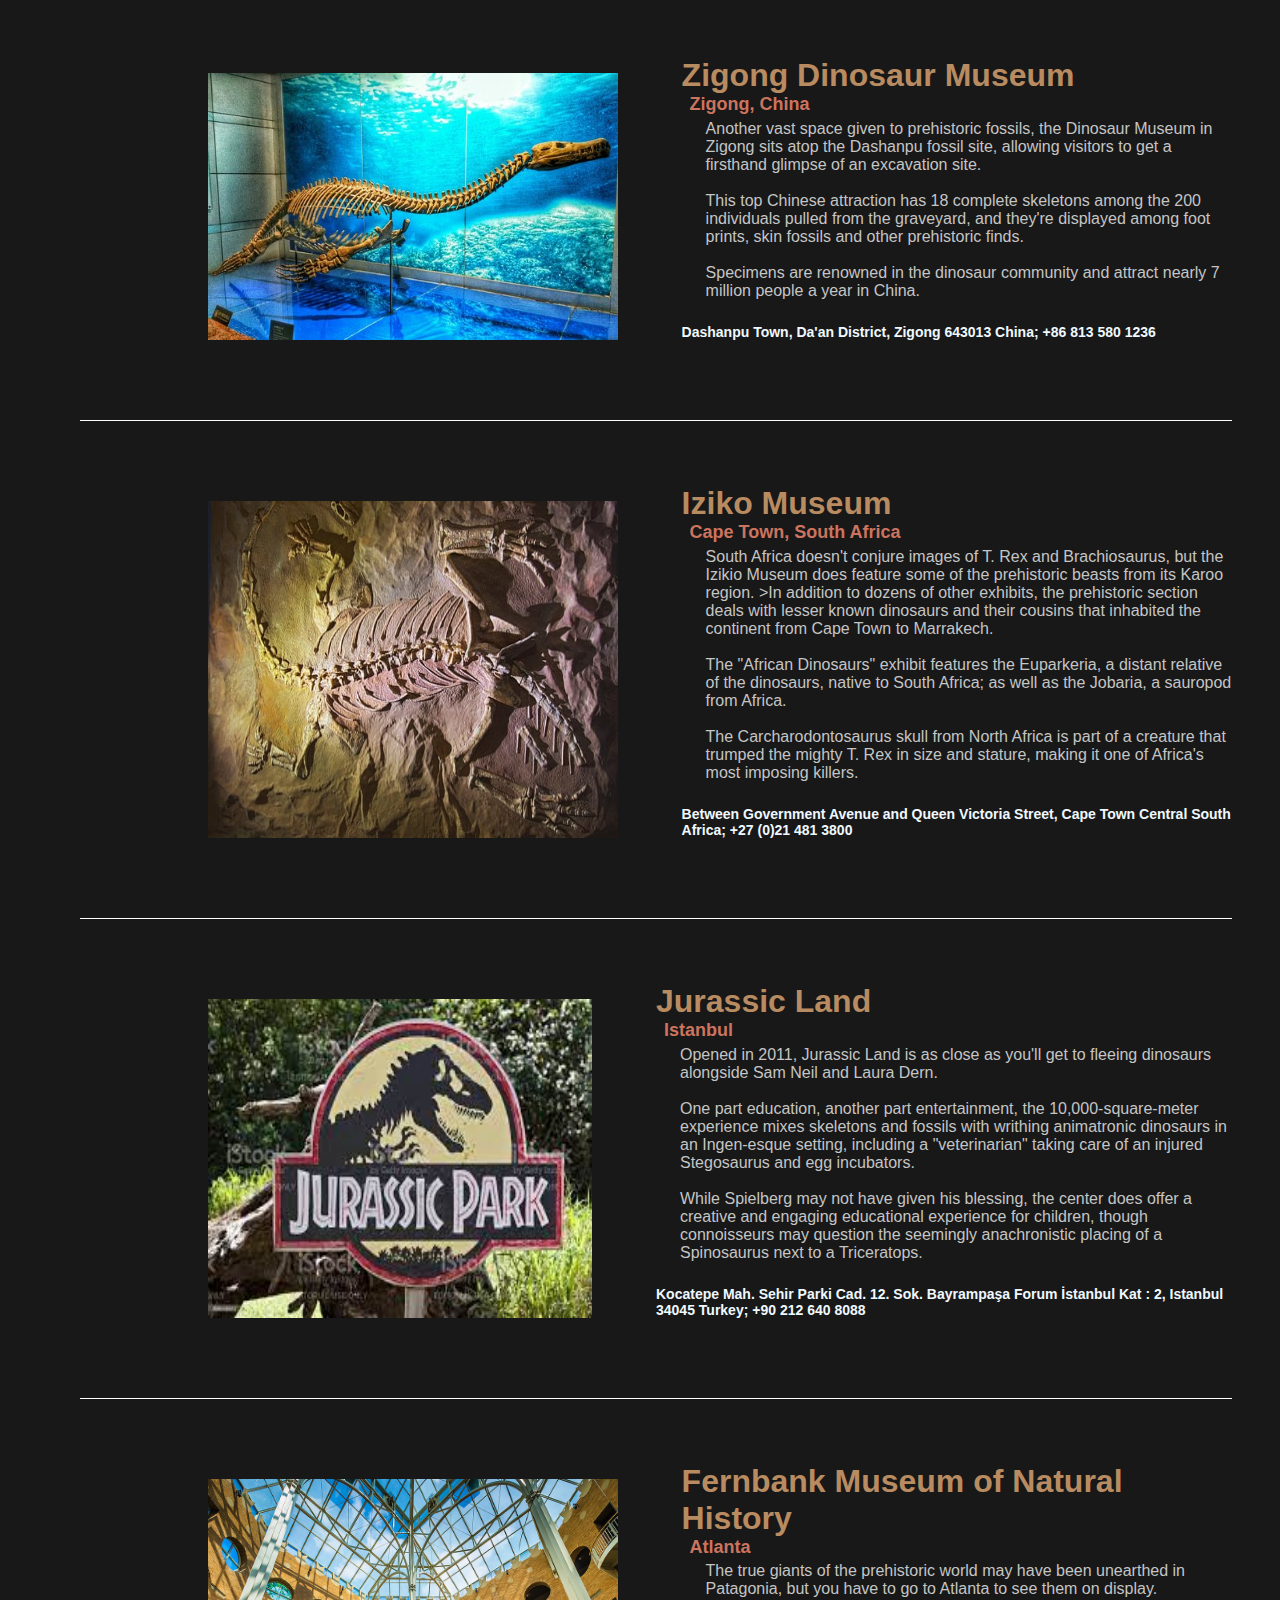
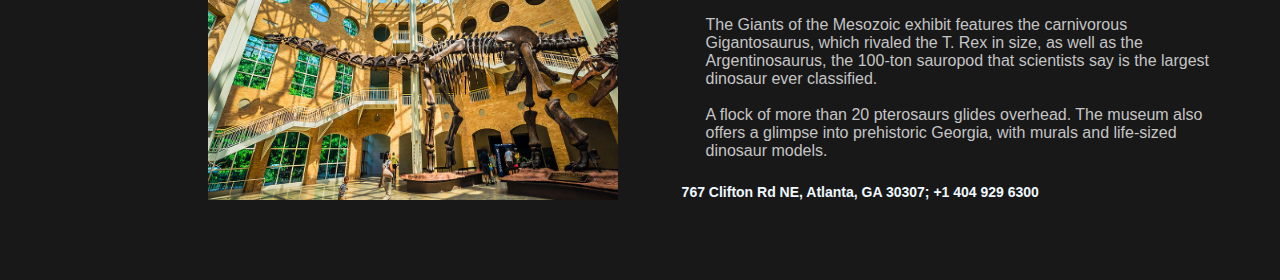
<file: personalpage/fossil/museum.html>
<!DOCTYPE html>
<html lang="en">
<head>
    <meta charset="UTF-8">
    <meta http-equiv="X-UA-Compatible" content="IE=edge">
    <meta name="viewport" content="width=device-width, initial-scale=1.0">
    <title>Document</title>
    <link rel="stylesheet" href="./css/intro.css">
    <link rel="stylesheet" href="https://pro.fontawesome.com/releases/v5.10.0/css/all.css" integrity="sha384-AYmEC3Yw5cVb3ZcuHtOA93w35dYTsvhLPVnYs9eStHfGJvOvKxVfELGroGkvsg+p" crossorigin="anonymous"/>
</head>
<body>
    <!-- return -->
    <div class="return">
        <a href="./home.html"><i class="fas fa-home-lg-alt"></i></a>
    </div>

    <!-- museum intro -->
    <div class="title">
        <h1>Museum</h1>
    </div>


    <div class="block">
        <img src="./img/m1.jpg" alt="">
        <div class="text">
            <h1>Museum für Naturkunde</h1>
            <h2>Berlin</h2>
            <p>
                Berlin's natural history museum houses a serious collection of bones excavated largely from Tanzania in the 20th century, featuring all sorts of species.
                <br><br> impressive is the 41-foot, 5-inch Brachiosaurus, the tallest dinosaur in the world on display. It's a Guinness World Record holder and dominates the first gallery.
                <br><br>The museum also has the most important Archaeopteryx fossil in the world, demonstrating the birdlike link between dinosaurs and birds.
            </p>
            <h3> Invalidenstrasse 43 Leibniz-Institut Fur Evolutions- Und Biodiversitatsforschung, 10115 Berlin Germany; +49 (0)30 2093 8591</h3>
        </div>
    </div>

    <div class="block">
        <img src="./img/m2.jpg" alt="">
        <div class="text">
            <h1>Field Museum</h1>
            <h2>Chicago</h2>
            <p>
                The museum's Evolving Planet exhibit, dedicated to the last 4 billion years of evolution, features dinosaurs from as far away as Madagascar and Antarctica.
                <br><br> The main attraction stands at the entrance. Meet Sue, the largest Tyrannosaurus in the world, who greets visitors at Chicago's natural history museum.
                <br><br>The main attraction stands at the entrance. Meet Sue, the largest Tyrannosaurus in the world, who greets visitors at Chicago's natural history museum.
                <br><br>It's easy to imagine the enormous tooth-filled snout crashing through the sunroof of a "Jurassic Park" jeep.
            </p>
            <h3> 1400 S Lake Shore Dr, Chicago, IL 60605-2496; +1 312 922 9410</h3>
        </div>
    </div>

    <div class="block">
        <img src="./img/m3.jpg" alt="">
        <div class="text">
            <h1>Royal Belgian Institute of Natural Science</h1>
            <h2>Brussels</h2>
            <p>
                With the largest dinosaur hall in the world, this museum has an impressive collection of fossilized skeletons and casts.
                <br><br> The standouts are 30 Iguanodons, the second dinosaur to be classified in the 1800s.
                <br><br>They're the ones with the curious spike that early paleontologists mistook for a horn on their nose.
                <br><br>Interactive displays in the gallery also detail the fossilization process and dinosaur digs, among other topics.
            </p>
            <h3> 
                Rue Vautier 29, Brussels 1000 Belgium; +32 (0)2 627 4211
            </h3>
        </div>
    </div>

    <div class="block">
        <img src="./img/m4.jpg" alt="">
        <div class="text">
            <h1>National Dinosaur Museum</h1>
            <h2>Canberra, Australia</h2>
            <p>
                This is the place to explore prehistory in Australia.
                <br><br>The place has the country's largest collection of dinosaur fossils.
                <br><br>Alongside fossils, bones and impressive footprints from all sorts of animals and beasts, the museum features a garden with imposing dinosaur sculptures and animatronics inside that add a bit of Spielberg magic to displays.
                <br><br>Fossil digs, children's learning events and weekend tours help attract 200,000 people a year, making it one of the area's biggest tourist attractions.
            </p>
            <h3> 
                Cnr Gold Creek Road and Barton Highway Nicholls, 2913 Australia; +(02) 6230 2655
            </h3>
        </div>
    </div>

    <div class="block">
        <img src="./img/m5.jpg" alt="">
        <div class="text">
            <h1>Royal Tyrrell Museum of Paleontology</h1>
            <h2>Alberta, Canada</h2>
            <p>
                More than 130,000 fossils call this paleontological research center home, including the original "Black Beauty" Tyrannosaurus skeleton with its unique dark sheen.
                <br><br>A recreation of a pack of Albertosaurus, inspired by a bone bed of 22 specimens found in Alberta, pays homage to Joseph Tyrrell, who discovered the carnivore in 1884.
                <br><br>The museum also displays sabertooth tigers attacking a mammoth as well as a living garden that recreates life during the Cretaceous period in Alberta.
                <br><br>Visitors can watch paleontologists at work in the preparation lab to see how they prepare fossilized bones, like those of an Ankylosaur found in a Canadian mine.
            </p>
            <h3>
                Midland Provincial Park P.O. Box 7500, Drumheller, Alberta T0J 0Y0 Canada;
            </h3>
        </div>
    </div>

    <div class="block">
        <img src="./img/m6.jpg" alt="">
        <div class="text">
            <h1>Wyoming Dinosaur Center</h1>
            <h2>Wyoming</h2>
            <p>
                This museum's standout attraction is a 106-foot Supersaurus.
                <br><br>The museum has acquired the most complete archaeopteryx in the world (after the one in Berlin) and boasts skeletons of Triceratops, Stegosaurus and Velociraptor, among others in all sorts of dynamic poses.
                <br><br>The real draw is getting to talk with real paleontologists, like those who inspired Alan Grant's character in "Jurassic Park."
                <br><br>All ages are invited to "dig for a day" by signing up to participate in excursions to one of the world's richest bone fields, just down the street.
            </p>
            <h3> 
                110 Carter Ranch Road, Thermopolis, WY 82443; +1 307 854 2997
            </h3>
        </div>
    </div>

    <div class="block">
        <img src="./img/m7.jpg" alt="">
        <div class="text">
            <h1>Zigong Dinosaur Museum</h1>
            <h2>Zigong, China</h2>
            <p>
                Another vast space given to prehistoric fossils, the Dinosaur Museum in Zigong sits atop the Dashanpu fossil site, allowing visitors to get a firsthand glimpse of an excavation site.
                <br><br>This top Chinese attraction has 18 complete skeletons among the 200 individuals pulled from the graveyard, and they're displayed among foot prints, skin fossils and other prehistoric finds.
                <br><br>Specimens are renowned in the dinosaur community and attract nearly 7 million people a year in China.
            </p>
            <h3>
                Dashanpu Town, Da'an District, Zigong 643013 China; +86 813 580 1236
            </h3>
        </div>
    </div>

    <div class="block">
        <img src="./img/m8.jpg" alt="">
        <div class="text">
            <h1>Iziko Museum</h1>
            <h2>Cape Town, South Africa</h2>
            <p>
                South Africa doesn't conjure images of T. Rex and Brachiosaurus, but the Izikio Museum does feature some of the prehistoric beasts from its Karoo region.
                <br<br>>In addition to dozens of other exhibits, the prehistoric section deals with lesser known dinosaurs and their cousins that inhabited the continent from Cape Town to Marrakech.
                <br><br>The "African Dinosaurs" exhibit features the Euparkeria, a distant relative of the dinosaurs, native to South Africa; as well as the Jobaria, a sauropod from Africa.
                <br><br>The Carcharodontosaurus skull from North Africa is part of a creature that trumped the mighty T. Rex in size and stature, making it one of Africa's most imposing killers.
            </p>
            <h3> 
                Between Government Avenue and Queen Victoria Street, Cape Town Central South Africa; +27 (0)21 481 3800
            </h3>
        </div>
    </div>


    <div class="block">
        <img src="./img/m9.jpg" alt="">
        <div class="text">
            <h1>Jurassic Land</h1>
            <h2>Istanbul</h2>
            <p>
                Opened in 2011, Jurassic Land is as close as you'll get to fleeing dinosaurs alongside Sam Neil and Laura Dern.
                <br><br>One part education, another part entertainment, the 10,000-square-meter experience mixes skeletons and fossils with writhing animatronic dinosaurs in an Ingen-esque setting, including a "veterinarian" taking care of an injured Stegosaurus and egg incubators.
                <br><br>While Spielberg may not have given his blessing, the center does offer a creative and engaging educational experience for children, though connoisseurs may question the seemingly anachronistic placing of a Spinosaurus next to a Triceratops.
            </p>
            <h3> 
                Kocatepe Mah. Sehir Parki Cad. 12. Sok. Bayrampaşa Forum İstanbul Kat : 2, Istanbul 34045 Turkey; +90 212 640 8088
            </h3>
        </div>
    </div>

    <div class="block">
        <img src="./img/m10.jpg" alt="">
        <div class="text">
            <h1>Fernbank Museum of Natural History</h1>
            <h2>Atlanta</h2>
            <p>
                The true giants of the prehistoric world may have been unearthed in Patagonia, but you have to go to Atlanta to see them on display.
                <br><br>The Giants of the Mesozoic exhibit features the carnivorous Gigantosaurus, which rivaled the T. Rex in size, as well as the Argentinosaurus, the 100-ton sauropod that scientists say is the largest dinosaur ever classified.
                <br><br>A flock of more than 20 pterosaurs glides overhead. The museum also offers a glimpse into prehistoric Georgia, with murals and life-sized dinosaur models.
            </p>
            <h3> 
                767 Clifton Rd NE, Atlanta, GA 30307; +1 404 929 6300
            </h3>
        </div>
    </div>

</body>
</html>
</file>
<file: personalpage/fossil/css/intro.css>
* {
  margin: 0;
  padding: 0;
  border: 0;
  outline: 0;
  background-color: #181818;
}

.return {
  position: fixed;
  padding: 3rem;
}

.return i {
  font-size: 30px;
  color: #c5c5c5;
}

.timeline {
  position: relative;
  margin: 50px auto;
  padding: 40px;
  width: 1000px;
  -webkit-box-sizing: border-box;
          box-sizing: border-box;
}

.timeline::before {
  content: '';
  position: absolute;
  left: 50%;
  width: 2px;
  height: 530rem;
  background-color: #c5c5c5;
}

.timeline::after {
  content: '';
  position: absolute;
  left: 50%;
  width: 2px;
  height: 530rem;
  background-color: #c5c5c5;
}

.timeline ul {
  margin: 0;
  padding: 0;
}

.timeline ul li {
  margin: 100px 0;
  list-style: none;
  line-height: normal;
  position: relative;
  width: 50%;
  padding: 20px 30px 20px 30px;
  -webkit-box-sizing: border-box;
          box-sizing: border-box;
}

.timeline ul li:nth-child(odd) {
  float: left;
  text-align: right;
  clear: both;
}

.timeline ul li:nth-child(even) {
  float: right;
  text-align: left;
  clear: both;
}

.timeline ul li:nth-child(even) .time {
  position: absolute;
  top: 12px;
  left: -165px;
  margin: 0;
  padding: 8px 16px;
  background: #B88B61;
  color: #fff;
  border-radius: 18px;
  -webkit-box-shadow: 0 0 0 3px #fccf95bb;
          box-shadow: 0 0 0 3px #fccf95bb;
}

.timeline ul li:nth-child(odd)::before {
  content: '';
  position: absolute;
  top: 24px;
  right: -6px;
  width: 10px;
  height: 10px;
  background: #B88B61;
  border-radius: 50%;
  -webkit-box-shadow: 0 0 0 3px #fccf95bb;
          box-shadow: 0 0 0 3px #fccf95bb;
}

.timeline ul li:nth-child(even)::before {
  content: '';
  position: absolute;
  top: 24px;
  left: -4px;
  width: 10px;
  height: 10px;
  background: #B88B61;
  border-radius: 50%;
  -webkit-box-shadow: 0 0 0 3px #fccf95bb;
          box-shadow: 0 0 0 3px #fccf95bb;
}

.timeline ul li h3 {
  margin: 0;
  padding: 0;
  font-weight: 600;
  color: #B88B61;
  font-size: 20px;
}

.timeline ul li p {
  margin: 10px 0 0;
  padding: 0;
  color: #c5c5c5;
  font-size: 20px;
}

.timeline ul li .time h4 {
  margin: 0;
  padding: 0;
  font-size: 20px;
  color: #47341cce;
  background-color: #B88B61;
}

.timeline ul li:nth-child(odd) .time {
  position: absolute;
  top: 12px;
  right: -165px;
  margin: 0;
  padding: 8px 16px;
  background: #B88B61;
  color: #fff;
  border-radius: 18px;
  -webkit-box-shadow: 0 0 0 3px #fccf95bb;
          box-shadow: 0 0 0 3px #fccf95bb;
}

.timeline ul li:nth-child(even) .time {
  position: absolute;
  top: 12px;
  left: -165px;
  margin: 0;
  padding: 8px 16px;
  background: #B88B61;
  color: #fff;
  border-radius: 18px;
  -webkit-box-shadow: 0 0 0 3px #fccf95bb;
          box-shadow: 0 0 0 3px #fccf95bb;
}

.timeline ul li .subtime h4 {
  margin: 0;
  padding: 0;
  font-size: 18px;
  color: #e6ccab;
}

.timeline ul li:nth-child(odd) .subtime {
  position: absolute;
  top: 12px;
  right: -165px;
  margin: 0;
  padding: 8px 16px;
  background: #181818;
  color: #fff;
  border-radius: 18px;
}

.timeline ul li:nth-child(even) .subtime {
  position: absolute;
  top: 12px;
  left: -165px;
  margin: 0;
  padding: 8px 16px;
  background: #181818;
  color: #fff;
  border-radius: 18px;
}

.title {
  padding: 3rem;
  width: 93%;
  display: -webkit-box;
  display: -ms-flexbox;
  display: flex;
  -webkit-box-orient: vertical;
  -webkit-box-direction: normal;
      -ms-flex-direction: column;
          flex-direction: column;
  -webkit-box-align: center;
      -ms-flex-align: center;
          align-items: center;
}

.title h1 {
  color: #ccb639;
  font-size: 46px;
  padding: 1rem;
}

.title p {
  color: #c5c5c5;
  font-size: 20px;
}

.card {
  width: 60%;
  border-top: solid 0.1rem #B88B61;
  padding: 2.5rem;
  margin-left: 20%;
}

.card h1 {
  color: #c5c5c5;
  padding-bottom: 1rem;
}

.card p {
  color: #c5c5c5;
  font-size: 18px;
}

.block {
  width: 80%;
  display: -webkit-box;
  display: -ms-flexbox;
  display: flex;
  padding-left: 10%;
  margin: 5rem;
  border-top: solid .1rem white;
}

.block img {
  width: 40%;
  padding-top: 5rem;
  padding-right: 4rem;
}

.block .text {
  width: 60%;
  color: #c5c5c5;
  display: -webkit-box;
  display: -ms-flexbox;
  display: flex;
  -webkit-box-orient: vertical;
  -webkit-box-direction: normal;
      -ms-flex-direction: column;
          flex-direction: column;
  font-family: 'Lucida Sans', 'Lucida Sans Regular', 'Lucida Grande', 'Lucida Sans Unicode', Geneva, Verdana, sans-serif;
}

.block .text h1 {
  color: #B88B61;
  padding-top: 4rem;
}

.block .text h2 {
  color: #cc745e;
  font-size: 18px;
  padding-bottom: .3rem;
  padding-left: .5rem;
}

.block .text p {
  padding-left: 1.5rem;
}

.block .text h3 {
  font-size: 14px;
  color: aliceblue;
  padding-top: 1.5rem;
}
/*# sourceMappingURL=intro.css.map */
</file>
<file: personalpage/fossil/css/home.css>
* {
  margin: 0;
  padding: 0;
  border: 0;
  outline: 0;
}

.sign {
  background-color: black;
}

.sign .row {
  display: -webkit-box;
  display: -ms-flexbox;
  display: flex;
  -ms-flex-wrap: wrap;
      flex-wrap: wrap;
}

.sign .row .text {
  -webkit-box-flex: 0;
      -ms-flex: 0 0 auto;
          flex: 0 0 auto;
  width: 90%;
  padding-top: .5rem;
  padding-bottom: .5rem;
  text-align: left;
}

.sign .row .text p {
  color: #d1dfeb;
  padding-left: 10rem;
}

.header-area {
  background-color: rgba(250, 250, 250, 0.15);
  position: absolute;
  top: 40px;
  left: 0;
  right: 0;
  z-index: 100;
  -webkit-transition: all .5s ease 0s;
  transition: all .5s ease 0s;
}

.header-area .container .row {
  display: -webkit-box;
  display: -ms-flexbox;
  display: flex;
  -ms-flex-wrap: wrap;
      flex-wrap: wrap;
}

.header-area .container .row .col-12 {
  -webkit-box-flex: 0;
      -ms-flex: 0 0 auto;
          flex: 0 0 auto;
  width: 100%;
}

.header-area .main-nav {
  min-height: 80px;
  background: transparent;
}

.header-area .main-nav .logo {
  line-height: 100px;
  color: #fff;
  font-size: 28px;
  font-weight: 700;
  text-transform: uppercase;
  letter-spacing: 2px;
  float: left;
  -webkit-transition: all 0.3s ease 0s;
  transition: all 0.3s ease 0s;
}

.header-area .main-nav .nav {
  float: right;
  margin-top: 30px;
  margin-right: 0px;
  background-color: transparent;
  -webkit-transition: all 0.3s ease 0s;
  transition: all 0.3s ease 0s;
  position: relative;
  z-index: 999;
  margin-top: 30px;
  padding-right: 10rem;
}

.header-area .main-nav .nav li {
  padding-left: 15px;
  padding-right: 15px;
  list-style: none;
}

.header-area .main-nav .nav li a {
  font-family: 'Oswald', sans-serif;
  display: block;
  font-weight: 500;
  font-size: 18px;
  text-transform: uppercase;
  color: #fff;
  -webkit-transition: all 0.3s ease 0s;
  transition: all 0.3s ease 0s;
  height: 40px;
  line-height: 40px;
  border: transparent;
  letter-spacing: 1px;
  text-decoration: none;
}

.header-area .main-nav .nav li:last-child {
  padding-right: 0px;
}

.header-area .main-nav .nav li:hover a {
  color: #f5a425;
}

.header-area .main-nav .nav li.has-sub {
  position: relative;
  padding-right: 15px;
}

.header-area .main-nav .nav li.has-sub ul.sub-menu {
  position: absolute;
  width: 200px;
  -webkit-box-shadow: 0 2px 28px 0 rgba(0, 0, 0, 0.06);
          box-shadow: 0 2px 28px 0 rgba(0, 0, 0, 0.06);
  overflow: hidden;
  top: 40px;
  opacity: 0;
  -webkit-transition: all .3s;
  transition: all .3s;
  -webkit-transform: translateY(2em);
          transform: translateY(2em);
  visibility: hidden;
  z-index: -1;
}

.header-area .main-nav .nav li.has-sub ul.sub-menu li {
  margin-left: 0px;
  padding-left: 0px;
  padding-right: 0px;
}

.header-area .main-nav .nav li.has-sub ul.sub-menu a {
  opacity: 1;
  display: block;
  background: #f7f7f7;
  color: #2a2a2a !important;
  padding-left: 20px;
  height: 40px;
  line-height: 40px;
  -webkit-transition: all 0.3s ease 0s;
  transition: all 0.3s ease 0s;
  position: relative;
  font-size: 13px;
  font-weight: 400;
  border-bottom: 1px solid #eee;
}

.header-area .main-nav .nav li.has-sub ul.sub-menu a:hover {
  background: #fff;
  color: #f5a425 !important;
  padding-left: 25px;
}

.header-area .main-nav .nav li.has-sub ul.sub-menu a:hover:before {
  width: 3px;
}

.header-area .main-nav .nav li.has-sub:after {
  font-family: 'Oswald', sans-serif;
  content: "\f107";
  font-size: 12px;
  color: #fff;
  position: absolute;
  right: 5px;
  top: 12px;
}

.header-area .main-nav .nav li.has-sub:hover ul.sub-menu {
  visibility: visible;
  opacity: 1;
  z-index: 1;
  -webkit-transform: translateY(0%);
          transform: translateY(0%);
  -webkit-transition-delay: 0s, 0s, 0.3s;
          transition-delay: 0s, 0s, 0.3s;
}

.header-area .main-nav .menu-trigger {
  cursor: pointer;
  display: block;
  position: absolute;
  top: 33px;
  width: 32px;
  height: 40px;
  text-indent: -9999em;
  z-index: 99;
  right: 40px;
  display: none;
}

.header-area .main-nav .menu-trigger span, .header-area .main-nav .menu-trigger span:before, .header-area .main-nav .menu-trigger span:after {
  -webkit-transition: all 0.4s;
  transition: all 0.4s;
  background-color: #1e1e1e;
  display: block;
  position: absolute;
  width: 30px;
  height: 2px;
  left: 0;
}

.header-area .main-nav .menu-trigger span:before, .header-area .main-nav .menu-trigger span:after {
  -webkit-transition: all 0.4s;
  transition: all 0.4s;
  background-color: #1e1e1e;
  display: block;
  position: absolute;
  width: 30px;
  height: 2px;
  left: 0;
  width: 75%;
}

.header-area .main-nav .menu-trigger span:before, .header-area .main-nav .menu-trigger span:after {
  content: "";
}

.header-area .main-nav .menu-trigger span {
  top: 16px;
}

.header-area .main-nav .menu-trigger span:before {
  -webkit-transform-origin: 33% 100%;
  transform-origin: 33% 100%;
  top: -10px;
  z-index: 10;
}

.header-area .main-nav .menu-trigger span:after {
  -webkit-transform-origin: 33% 0;
  transform-origin: 33% 0;
  top: 10px;
}

.header-area .main-nav .menu-trigger.active span, .header-area .main-nav .menu-trigger.active span:before, .header-area .main-nav .menu-trigger.active span:after {
  background-color: transparent;
  width: 100%;
}

.header-area .main-nav .menu-trigger.active span:before {
  -webkit-transform: translateY(6px) translateX(1px) rotate(45deg);
  transform: translateY(6px) translateX(1px) rotate(45deg);
  background-color: #1e1e1e;
}

.header-area .main-nav .menu-trigger.active span:after {
  -webkit-transform: translateY(-6px) translateX(1px) rotate(-45deg);
  transform: translateY(-6px) translateX(1px) rotate(-45deg);
  background-color: #1e1e1e;
}

.header-area .header-sticky {
  min-height: 80px;
}

.header-area .header-sticky .nav li a.active {
  color: #f5a425;
}

@media (max-width: 1200px) {
  .header-area .main-nav .nav li {
    padding-left: 7px;
    padding-right: 7px;
  }
  .header-area .main-nav:before {
    display: none;
  }
}

@media (max-width: 767px) {
  .header-area .main-nav .logo {
    color: #1e1e1e;
  }
  .header-area.header-sticky .nav li a:hover,
  .header-area.header-sticky .nav li a.active {
    color: #f5a425 !important;
    opacity: 1;
  }
  .header-area.header-sticky .nav li.search-icon a {
    width: 100%;
  }
  .header-area {
    background-color: #f7f7f7;
    padding: 0px 15px;
    height: 100px;
    -webkit-box-shadow: none;
            box-shadow: none;
    text-align: center;
  }
  .header-area .container {
    padding: 0px;
  }
  .header-area .logo {
    margin-left: 30px;
  }
  .header-area .menu-trigger {
    display: block !important;
  }
  .header-area .main-nav {
    overflow: hidden;
  }
  .header-area .main-nav .nav {
    float: none;
    width: 100%;
    display: none;
    -webkit-transition: all 0s ease 0s;
    transition: all 0s ease 0s;
    margin-left: 0px;
  }
  .header-area .main-nav .nav li:first-child {
    border-top: 1px solid #eee;
  }
  .header-area.header-sticky .nav {
    margin-top: 100px !important;
  }
  .header-area .main-nav .nav li {
    width: 100%;
    background: #fff;
    border-bottom: 1px solid #eee;
    padding-left: 0px !important;
    padding-right: 0px !important;
  }
  .header-area .main-nav .nav li a {
    height: 50px !important;
    line-height: 50px !important;
    padding: 0px !important;
    border: none !important;
    background: #f7f7f7 !important;
    color: #191a20 !important;
  }
  .header-area .main-nav .nav li a:hover {
    background: #eee !important;
    color: #f5a425 !important;
  }
  .header-area .main-nav .nav li.has-sub ul.sub-menu {
    position: relative;
    visibility: inherit;
    opacity: 1;
    z-index: 1;
    -webkit-transform: translateY(0%);
            transform: translateY(0%);
    top: 0px;
    width: 100%;
    -webkit-box-shadow: none;
            box-shadow: none;
    height: 0px;
    -webkit-transition: all 0s;
    transition: all 0s;
  }
  .header-area .main-nav .nav li.submenu ul li a {
    font-size: 12px;
    font-weight: 400;
  }
  .header-area .main-nav .nav li.submenu ul li a:hover:before {
    width: 0px;
  }
  .header-area .main-nav .nav li.has-sub ul.sub-menu {
    height: auto;
  }
  .header-area .main-nav .nav li.has-sub:after {
    color: #3B566E;
    right: 30px;
    font-size: 14px;
    top: 15px;
  }
  .header-area .main-nav .nav li.submenu:hover ul, .header-area .main-nav .nav li.submenu:focus ul {
    height: 0px;
  }
}

@media (min-width: 767px) {
  .header-area .main-nav .nav {
    display: -webkit-box !important;
    display: -ms-flexbox !important;
    display: flex !important;
  }
}

.intro .container .image .black {
  background-color: #473535;
  width: 100%;
  height: 120%;
  position: absolute;
}

.intro .container .image img {
  width: 100%;
  opacity: 70%;
}

.intro .text {
  position: absolute;
  top: 70%;
  left: 50%;
  bottom: 0;
  right: 0;
  width: 30%;
  height: 30%;
  z-index: 20;
}

.intro .text .row {
  display: -webkit-box;
  display: -ms-flexbox;
  display: flex;
  -ms-flex-wrap: wrap;
      flex-wrap: wrap;
}

.intro .text .row .word {
  top: 50%;
  -webkit-transform: translateY(-50%);
          transform: translateY(-50%);
  -webkit-box-flex: 0;
      -ms-flex: 0 0 auto;
          flex: 0 0 auto;
  width: 100%;
}

.intro .text .row .word h3 {
  font-size: 20px;
  color: white;
  font-family: 'Oswald', sans-serif;
}

.intro .text .row .word h1 {
  font-size: 50px;
  color: white;
}

.intro .text .row .word p {
  font-size: 18px;
  color: white;
  font-family: 'Oswald', sans-serif;
}
/*# sourceMappingURL=home.css.map */
</file>
